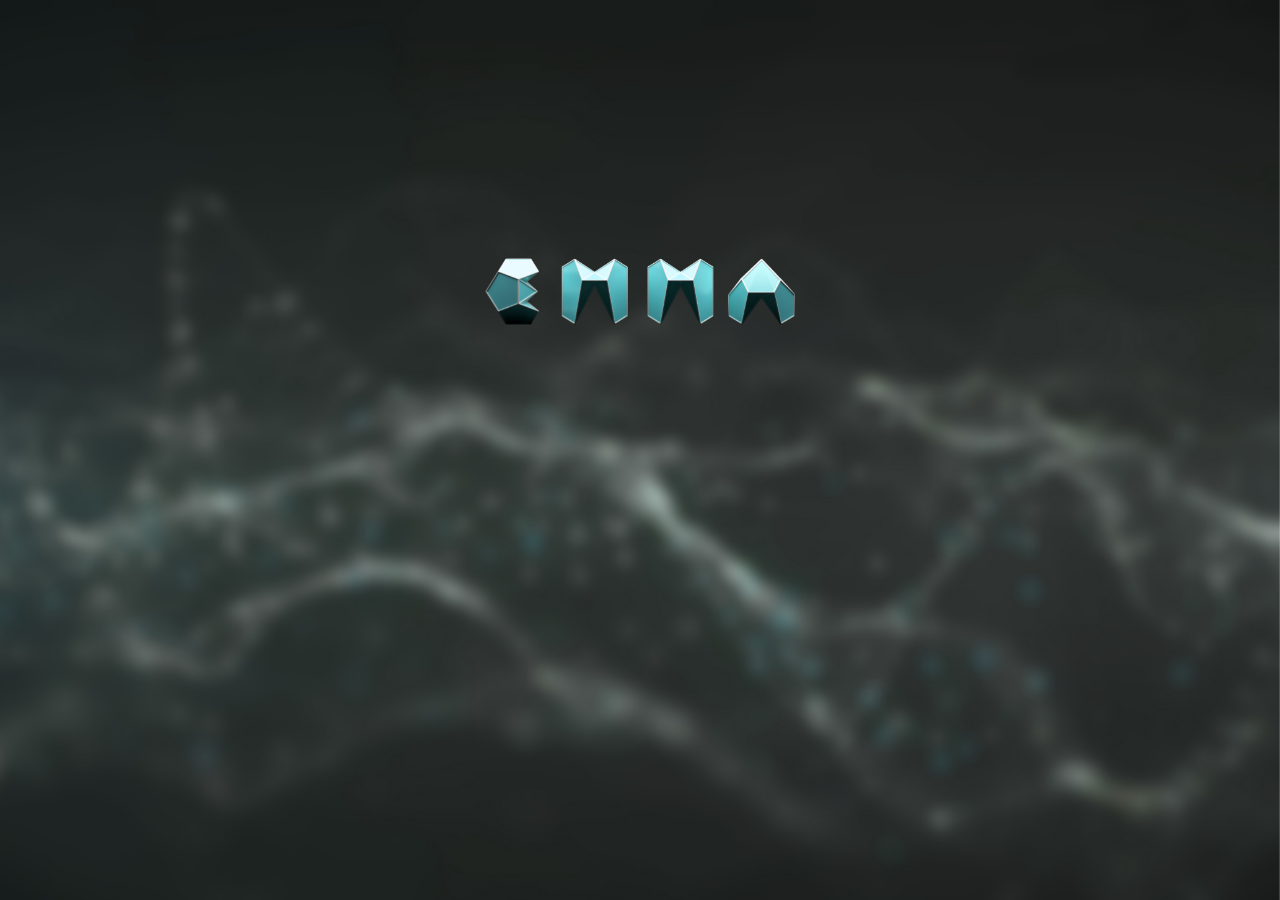
<file: reserva.html>
<!DOCTYPE html>
<html lang="en">
  <head>
    <!-- Required meta tags -->
    <meta charset="utf-8">
    <meta name="viewport" content="width=device-width, initial-scale=1, shrink-to-fit=no">

    <link rel="shortcut icon" type="image/png" href="assets/img/favicon.png"/>

    <title>EMMA</title>

    <!-- Bootstrap CSS -->
    <link rel="stylesheet" type="text/css" href="assets/css/bootstrap.min.css" >
    <!-- Fonts -->
    <link rel="stylesheet" type="text/css" href="assets/fonts/line-icons.css">
    <link href="https://cdn.lineicons.com/1.0.1/LineIcons.min.css" rel="stylesheet">
    <!-- Slicknav -->
    <link rel="stylesheet" type="text/css" href="assets/css/slicknav.css">
    <!-- Off Canvas Menu -->
    <link rel="stylesheet" type="text/css" href="assets/css/menu_sideslide.css">
    <!-- Color Switcher -->
    <link rel="stylesheet" type="text/css" href="assets/css/vegas.min.css">
    <!-- Animate -->
    <link rel="stylesheet" type="text/css" href="assets/css/animate.css">
    <!-- Main Style -->
    <link rel="stylesheet" type="text/css" href="assets/css/main.css">
    <!-- Responsive Style -->
    <link rel="stylesheet" type="text/css" href="assets/css/responsive.css">

  </head>
  <body>

    <div class="bg-wraper overlay has-vignette">
      <div id="example" class="slider opacity-50 vegas-container" style="height: 983px;"></div>
    </div>

    <section class="countdown-timer" style="top: 28%;bottom:2%;">
       <a href="/index.html"><img src="assets/img/logoemma.png" style="display:block; margin-left:auto; margin-right:auto; width:25%;"></a>

        <div id="artibot-1567479515413" style="display:block; margin-left:auto; margin-right:auto"></div><script type="text/javascript">!function(t,e){t.artibotApi={l:[],t:[],on:function(){this.l.push(arguments)},trigger:function(){this.t.push(arguments)}};var a=!1,i=e.createElement("script");i.async=!0,i.type="text/javascript",i.src="https://app.artibot.ai/loader.js",e.getElementsByTagName("head").item(0).appendChild(i),i.onreadystatechange=i.onload=function(){if(!(a||this.readyState&&"loaded"!=this.readyState&&"complete"!=this.readyState)){new window.ArtiBot({i:"28a615eb-d03c-47c0-a2a3-13021446a4b1",em:{id:'1567479515413',w:'400',h:'600',sh:false,tb:true}});a=!0}}}(window,document);</script>

    </section>

    <!-- Coundown Section Start
    <section class="countdown-timer">
      <img src="assets/img/logoemma.png" href="www.emma.uy" style="display:block; margin-left:auto; margin-right:auto; width:25%;">
      <div class="container">
        <div class="row text-center">
          <div class="col-md-12 col-sm-12 col-xs-12">
            <div class="heading-count">
              <h2>WE ARE LAUNCHING IN</h2>
            </div>
          </div>
          <div class="col-md-12 col-sm-12 col-xs-12">
            <div class="row time-countdown justify-content-center">
              <div id="clock" class="time-count"></div>
            </div>
            <p>
            EMMA<br>
            Descripción
            </p>
            <div class="button-group">
              <a href="#" class="btn btn-common">RESERVAR</a>
              <a href="#" class="btn btn-border">+ INFO</a>
            </div>
            <div class="social mt-4">
              <a class="instagram" href="https://www.instagram.com/_emma_uy"><i class="lni-instagram-original"></i></a>
              <a class="google" href="#"><i class="lni-google-plus"></i></a>
            </div>
          </div>
        </div>
      </div>
    </section> -->
    <!-- Coundown Section End -->

    <!-- Preloader -->
    <div id="preloader">
      <div class="loader" id="loader-1"></div>
    </div>
    <!-- End Preloader -->

    <!-- jQuery first, then Popper.js, then Bootstrap JS -->
    <script src="assets/js/jquery-min.js"></script>
    <script src="assets/js/popper.min.js"></script>
    <script src="assets/js/bootstrap.min.js"></script>
    <script src="assets/js/vegas.min.js"></script>
    <script src="assets/js/jquery.countdown.min.js"></script>
    <script src="assets/js/classie.js"></script>
    <script src="assets/js/jquery.nav.js"></script>
    <script src="assets/js/jquery.easing.min.js"></script> 
    <script src="assets/js/wow.js"></script>
    <script src="assets/js/jquery.slicknav.js"></script>
    <script src="assets/js/main.js"></script>
    <script src="assets/js/form-validator.min.js"></script>
    <script src="assets/js/contact-form-script.min.js"></script>

    <script type="text/javascript">
      $("#example").vegas({
          timer: false,
          delay: 6000,
          transitionDuration: 2000,
          transition: "blur",
          slides: [
              { src: "assets/img/neural2.jpg" },
              //{ src: "assets/img/bkg2.jpg" },
              //{ src: "assets/img/bkg3.jpg" }
          ]
      });
    </script>
      
  </body>
</html>
</file>
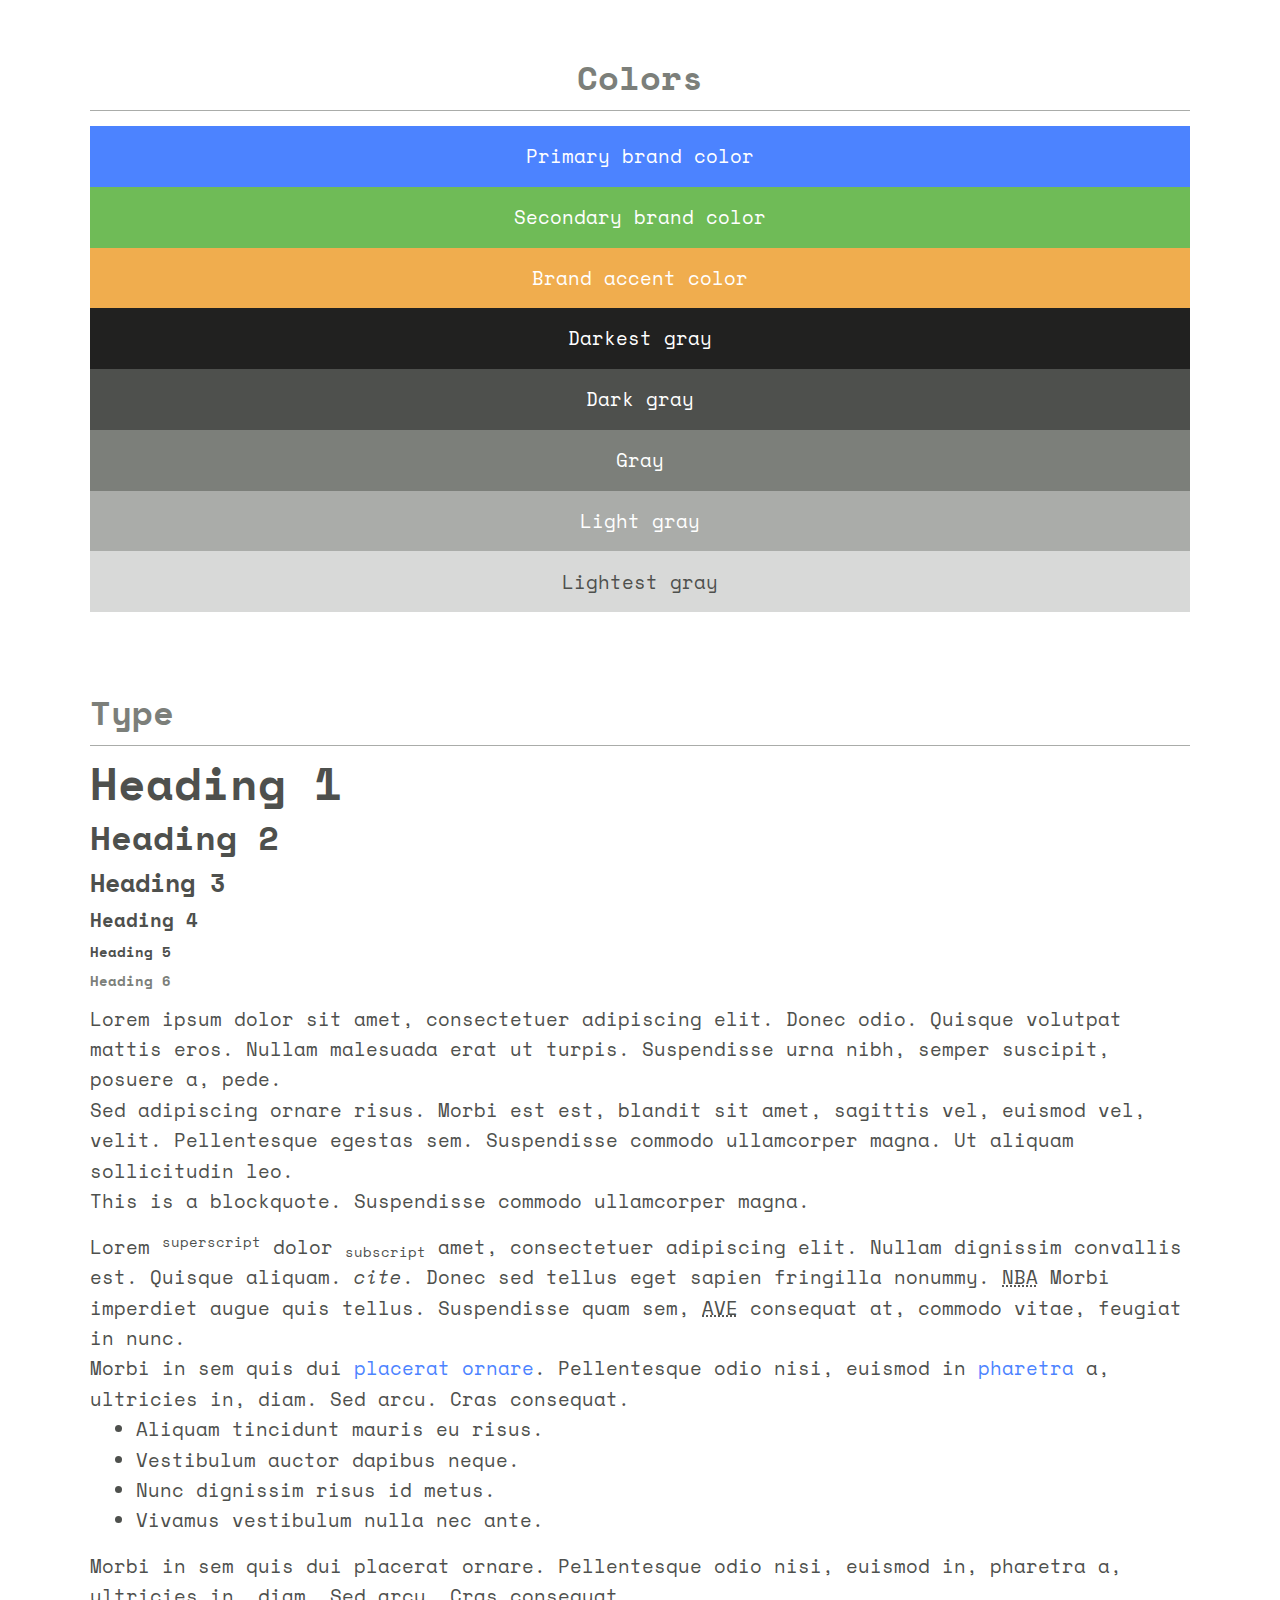
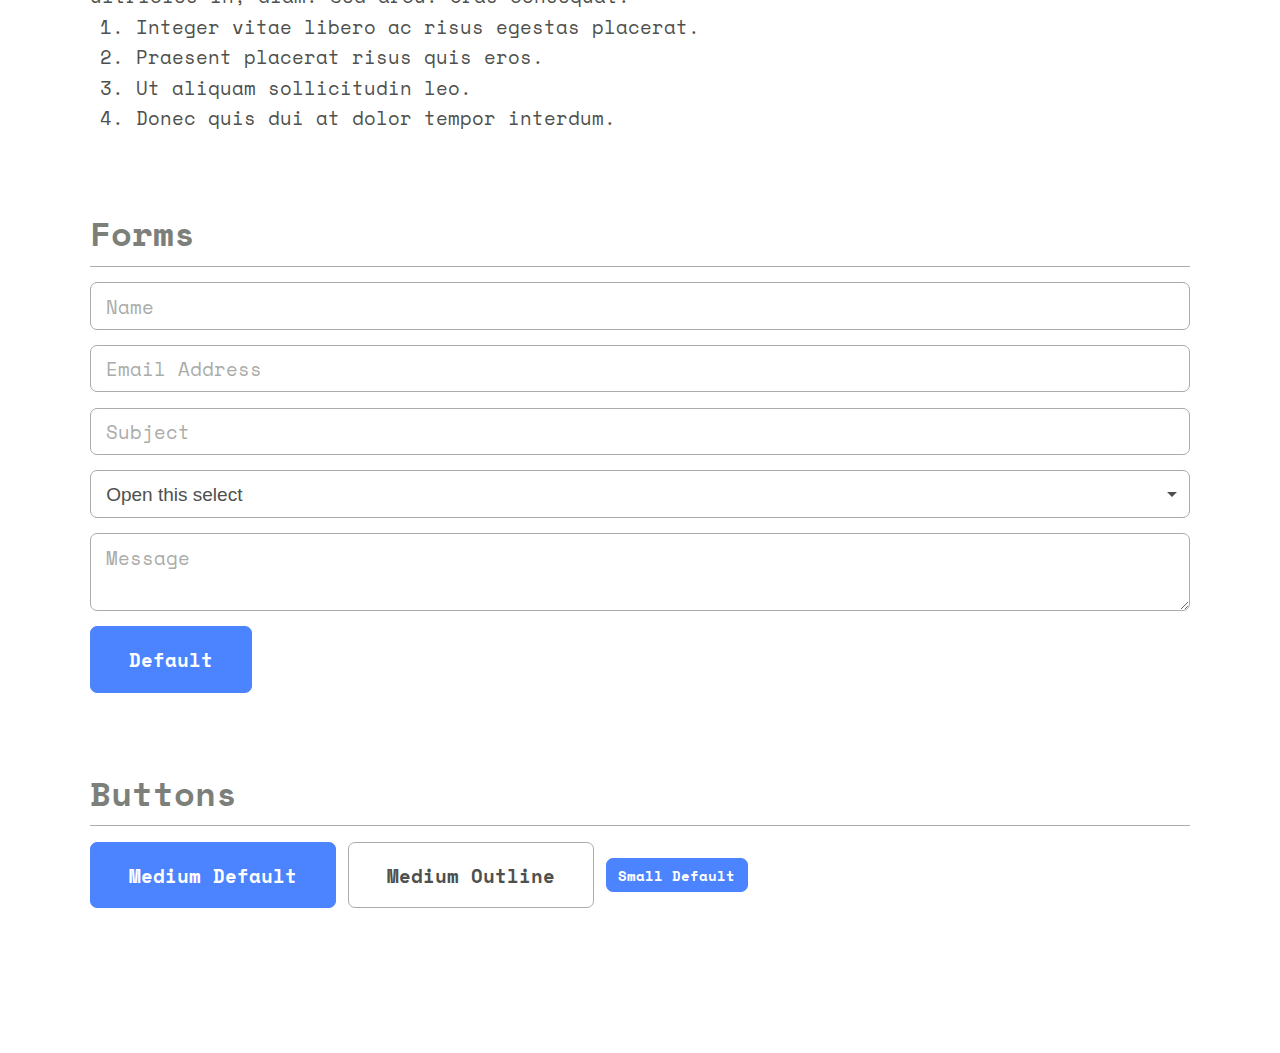
<file: ui.html>
<!doctype html>
<html lang="en-us">

    <head>

        <!-- Meta -->
        <meta charset="utf-8">
        <meta http-equiv="x-ua-compatible" content="ie=edge">
        <meta name="viewport" content="width=device-width,initial-scale=1">

        <title>Huddle</title>
        <meta name="description" content="">

        <!-- The compiled CSS file -->
        <link rel="stylesheet" href="css/production.css">

        <!-- Web fonts -->
        <link href="https://fonts.googleapis.com/css?family=Space+Mono:400,700" rel="stylesheet">

        <!-- favicon.ico. Place these in the root directory. -->
        <link rel="shortcut icon" href="favicon.ico">

    </head>

    <body>


        <div class="container pt3 pb3">

        <!-- Colors -->
        <section class="pb4 align--center">
            <h2 class="text--gray pb1 border--bottom">Colors</h2>
            <div class="pt1 pb1 text--white bg--primary-color">Primary brand color</div>
            <div class="pt1 pb1 text--white bg--secondary-color">Secondary brand color</div>
            <div class="pt1 pb1 text--white bg--tertiary-color">Brand accent color</div>
            <div class="pt1 pb1 text--white bg--darkest-gray">Darkest gray</div>
            <div class="pt1 pb1 text--white bg--dark-gray">Dark gray</div>
            <div class="pt1 pb1 text--white bg--gray">Gray</div>
            <div class="pt1 pb1 text--white bg--light-gray">Light gray</div>
            <div class="pt1 pb1 bg--lightest-gray">Lightest gray</div>
        </section>

        <!-- Type -->
        <section class="pb4 reading-font">
            <h2 class="text--gray pb1 border--bottom">Type</h2>
            <h1>Heading 1</h1>
            <h2>Heading 2</h2>
            <h3>Heading 3</h3>
            <h4>Heading 4</h4>
            <h5>Heading 5</h5>
            <h6>Heading 6</h6>
            <p>Lorem ipsum dolor sit amet, consectetuer adipiscing elit. Donec odio. Quisque volutpat mattis eros. Nullam malesuada erat ut turpis. Suspendisse urna nibh, semper suscipit, posuere a, pede.</p>
            <p class="font--accent">Sed adipiscing ornare risus. Morbi est est, blandit sit amet, sagittis vel, euismod vel, velit. Pellentesque egestas sem. Suspendisse commodo ullamcorper magna. Ut aliquam sollicitudin leo.</p>
            <blockquote class="blockquote">This is a blockquote. Suspendisse commodo ullamcorper magna.</blockquote>
            <p>Lorem <sup>superscript</sup> dolor <sub>subscript</sub> amet, consectetuer adipiscing elit. Nullam dignissim convallis est. Quisque aliquam. <cite>cite</cite>. Donec sed tellus eget sapien fringilla nonummy. <acronym title="National Basketball Association">NBA</acronym> Morbi imperdiet augue quis tellus. Suspendisse quam sem, <abbr title="Avenue">AVE</abbr> consequat at, commodo vitae, feugiat in nunc.</p>
            <p>Morbi in sem quis dui <a class="link" href="#">placerat ornare</a>. Pellentesque odio nisi, euismod in <a class="link" href="#">pharetra</a> a, ultricies in, diam. Sed arcu. Cras consequat.</p>
            <ul class="list--indented">
                <li>Aliquam tincidunt mauris eu risus.</li>
                <li>Vestibulum auctor dapibus neque.</li>
                <li>Nunc dignissim risus id metus.</li>
                <li>Vivamus vestibulum nulla nec ante.</li>
            </ul>
            <p>Morbi in sem quis dui placerat ornare. Pellentesque odio nisi, euismod in, pharetra a, ultricies in, diam. Sed arcu. Cras consequat.</p>
            <ol class="list--indented m0">
                <li>Integer vitae libero ac risus egestas placerat.</li>
                <li>Praesent placerat risus quis eros.</li>
                <li>Ut aliquam sollicitudin leo.</li>
                <li>Donec quis dui at dolor tempor interdum.</li>
            </ol>
        </section>

        <!-- Forms -->
        <section class="pb4">
            <h2 class="text--gray pb1 border--bottom">Forms</h2>
            <form class="form">
                <input class="form-control mb1" placeholder="Name">
                <input class="form-control mb1" type="email" placeholder="Email Address">
                <input class="form-control mb1" type="subject" placeholder="Subject">
                <div class="select mb1">
                    <select>
                        <option selected="selected">Open this select</option>
                        <option>One</option>
                        <option>Two</option>
                        <option>Three</option>
                    </select>
                </div>
                <textarea class="form-control mb1" placeholder="Message"></textarea>
                <button class="btn btn--default">Default</button>
            </form>
        </section>

        <!-- Buttons -->
        <section class="pb4">
            <h2 class="text--gray pb1 border--bottom">Buttons</h2>
            <a class="btn btn--default" href="">Medium Default</a>
            <a class="btn btn--outline" href="">Medium Outline</a>
            <a class="btn btn--default btn--sm" href="">Small Default</a>
        </section>

        </div> <!-- End container -->

    </body>
</html>
</file>
<file: assets/css/menu_sideslide.css>
.menu-wrap a {
	color: #b8b7ad;
}

.menu-wrap a:hover,
.menu-wrap a:focus{
	color: #e92762;
}
.menu-wrap .navbar-nav li .active,
.menu-wrap .navbar-nav li .active:before{
	color: #e92762; 
	-webkit-transform: scale(1);
	transform: scale(1);
}
.content-wrap {
	overflow-y: scroll;
	-webkit-overflow-scrolling: touch;
}

.content {
	position: relative;
	background: #b4bad2;
}

.content::before {
	position: absolute;
	top: 0;
	left: 0;
	z-index: 10;
	width: 100%;
	height: 100%;
	background: rgba(0,0,0,0.3);
	content: '';
	opacity: 0;
	-webkit-transform: translate3d(100%,0,0);
	transform: translate3d(100%,0,0);
	-webkit-transition: opacity 0.4s, -webkit-transform 0s 0.4s;
	transition: opacity 0.4s, transform 0s 0.4s;
	-webkit-transition-timing-function: cubic-bezier(0.7,0,0.3,1);
	transition-timing-function: cubic-bezier(0.7,0,0.3,1);
}

/* Menu Button */
.menu-button {
	position: absolute;
	z-index: 1000;
	width: 60px;
	height: 42px;
	border: none;
	font-size: 30px;
	color: #fff;
	background: transparent;
	top: 15px;
	right: 0;
	line-height: 42px;
	outline: none;
	text-align: center;
}
button:focus{
	outline: none;
}
/* Close Button */
.close-button {
	width: 45px;
	height: 45px;
	position: absolute;
	left: -45px;
	top: 4px;
	overflow: hidden;
	cursor: pointer;
	font-size: 25px;
	border: none;
	background: #fff;
	color: #000;
	line-height: 48px;
	box-shadow: -1px 2px 3px 0px rgba(0, 0, 0, 0.16), 0 0px 0px 0px rgba(0, 0, 0, 0.12);
}

.logo-menu{
	padding: 15px 0;
}
.menu-bg .logo-menu{
	padding: 6px 0;
}
.menu-bg .menu-button{
	top: 5px;
	color: #333;
}

/* Menu */
.menu-wrap {
	position: fixed;
	z-index: 9999999;
	width: 260px;
	right: 0;
	height: 100%;
	background: #fff;
	padding: 2.5em 1.5em 0;
	font-size: 1.15em;
	-webkit-transform: translate3d(320px,0,0);
	transform: translate3d(320px,0,0);
	-webkit-transition: -webkit-transform 0.4s;
	transition: transform 0.4s;
	-webkit-transition-timing-function: cubic-bezier(0.7,0,0.3,1);
	transition-timing-function: cubic-bezier(0.7,0,0.3,1);
	box-shadow: 0 2px 5px 0 rgba(0, 0, 0, 0.16), 0 2px 10px 0 rgba(0, 0, 0, 0.12);
}

.menu, 
.menu-list {
	height: 100%;
}

.menu-list {
	-webkit-transform: translate3d(0,100%,0);
	transform: translate3d(0,100%,0);
}

.menu-list a {
	color: #333;
	display: block;
	padding: 0.8em;
	-webkit-transform: translate3d(0,500px,0);
	transform: translate3d(0,500px,0);
	position: relative;
}
.menu-wrap a:hover:before{
	-webkit-transform: scale(1);
	transform: scale(1);
}
.menu-list,
.menu-list a {	
	-webkit-transition: -webkit-transform 0s 0.4s;
	transition: transform 0s 0.4s;
	-webkit-transition-timing-function: cubic-bezier(0.7,0,0.3,1);
	transition-timing-function: cubic-bezier(0.7,0,0.3,1);
}

.menu-list a:nth-child(2) {
	-webkit-transform: translate3d(0,1000px,0);
	transform: translate3d(0,1000px,0);
}

.menu-list a:nth-child(3) {
	-webkit-transform: translate3d(0,1500px,0);
	transform: translate3d(0,1500px,0);
}

.menu-list a:nth-child(4) {
	-webkit-transform: translate3d(0,2000px,0);
	transform: translate3d(0,2000px,0);
}

.menu-list a:nth-child(5) {
	-webkit-transform: translate3d(0,2500px,0);
	transform: translate3d(0,2500px,0);
}

.menu-list a:nth-child(6) {
	-webkit-transform: translate3d(0,3000px,0);
	transform: translate3d(0,3000px,0);
}

.menu-list a span {
	margin-left: 10px;
	font-weight: 700;
}

/* Shown menu */
.show-menu .menu-wrap {
	-webkit-transform: translate3d(0,0,0);
	transform: translate3d(0,0,0);
	-webkit-transition: -webkit-transform 0.8s;
	transition: transform 0.8s;
	-webkit-transition-timing-function: cubic-bezier(0.7,0,0.3,1);
	transition-timing-function: cubic-bezier(0.7,0,0.3,1);
}

.show-menu .menu-list,
.show-menu .menu-list a {
	-webkit-transform: translate3d(0,0,0);
	transform: translate3d(0,0,0);
	-webkit-transition: -webkit-transform 0.8s;
	transition: transform 0.8s;
	-webkit-transition-timing-function: cubic-bezier(0.7,0,0.3,1);
	transition-timing-function: cubic-bezier(0.7,0,0.3,1);
}

.show-menu .menu-list a {
	-webkit-transition-duration: 0.9s;
	transition-duration: 0.9s;
}

.show-menu .content::before {
	opacity: 1;
	-webkit-transition: opacity 0.8s;
	transition: opacity 0.8s;
	-webkit-transition-timing-function: cubic-bezier(0.7,0,0.3,1);
	transition-timing-function: cubic-bezier(0.7,0,0.3,1);
	-webkit-transform: translate3d(0,0,0);
	transform: translate3d(0,0,0);
}
</file>
<file: assets/css/main.css>
/* Google Fonts */
@import url("https://fonts.googleapis.com/css?family=Montserrat:500,700|Open+Sans");
html {
  overflow-x: hidden;
}

body {
  background: #fff;
  font-size: 14px;
  font-weight: 400;
  font-family: 'Open Sans', sans-serif;
  -webkit-box-sizing: border-box;
  -moz-box-sizing: border-box;
  box-sizing: border-box;
  -webkit-font-smoothing: subpixel-antialiased;
  color: #333;
  line-height: 25px;
  -webkit-backface-visibility: hidden;
  backface-visibility: hidden;
  overflow-x: hidden;
}

h1, h2, h3, h4 {
  font-size: 36px;
  font-weight: 700;
  font-family: 'Montserrat', sans-serif;
}

a {
  -webkit-transition: all 0.2s linear;
  -moz-transition: all 0.2s linear;
  -o-transition: all 0.2s linear;
  transition: all 0.2s linear;
}

a:hover {
  text-decoration: none;
}

a a:focus {
  outline: none;
}

p {
  font-weight: 400;
  font-family: 'Open Sans', sans-serif;
  margin: 0px;
  font-size: 14px;
}

ul, ol {
  list-style: outside none none;
  margin: 0;
  padding: 0;
}

ul li, ol li {
  list-style: none;
}

.hero-heading {
  font-size: 40px;
  font-weight: 700;
  color: #fff;
  text-transform: capitalize;
  line-height: 70px;
  letter-spacing: 0.1rem;
}

.hero-sub-heading {
  font-size: 20px;
  font-weight: 400;
  color: #e6e6e6;
  line-height: 45px;
  letter-spacing: 0.1rem;
}

.section-titile-bg {
  display: inline;
  font-size: 115px;
  font-weight: 700;
  height: 100%;
  left: -173px;
  opacity: 0.1;
  position: absolute;
  top: -14px;
  width: 100%;
  text-align: center;
}

.section-title-header p {
  text: center;
  font-weight: 400;
  line-height: 26px;
  padding-bottom: 36px;
}

.section-title {
  font-size: 36px;
  color: #333;
  line-height: 52px;
  padding-bottom: 15px;
  font-weight: 700;
  text-align: center;
  position: relative;
  margin: 0;
}

.section-title:before {
  position: absolute;
  content: '';
  height: 1px;
  width: 45px;
  left: 50%;
  bottom: 10px;
  -webkit-transform: translateX(-50%);
  transform: translateX(-50%);
  background-color: #E91E63;
}

.section-info {
  font-size: 14px;
  text: center;
  font-weight: 400;
  line-height: 26px;
  padding-bottom: 20px;
  margin-bottom: 30px;
}

.subtitle {
  font-size: 15px;
  font-weight: 500;
  margin-bottom: 15px;
}

.btn {
  font-size: 14px;
  padding: 12px 20px;
  border-radius: 0px;
  cursor: pointer;
  font-weight: 400;
  color: #fff;
  text-transform: uppercase;
  -webkit-transition: all 0.2s linear;
  -moz-transition: all 0.2s linear;
  -o-transition: all 0.2s linear;
  transition: all 0.2s linear;
  display: inline-block;
}

.btn:focus,
.btn:active {
  box-shadow: none;
  outline: none;
  color: #fff;
}

.btn-common {
  background-color: #E91E63;
  position: relative;
  z-index: 1;
  border-radius: 4px;
}

.btn-common:hover {
  color: #fff;
  box-shadow: 0 6px 22px rgba(0, 0, 0, 0.1);
  transition: all .2s ease-in-out;
  -moz-transition: all .2s ease-in-out;
  -webkit-transition: all .2s ease-in-out;
}

.btn-border {
  color: #fff;
  background-color: transparent;
  border: 2px solid #fff;
  border-radius: 4px;
  padding: 10px 20px;
}

.btn-border:hover {
  color: #fff;
  background-color: rgba(255, 255, 255, 0.2);
}

.btn-lg {
  padding: 14px 33px;
  text-transform: uppercase;
  font-size: 16px;
}

button:focus {
  outline: none !important;
}

.close-button {
  color: #E91E63;
}

/* ScrollToTop */
a.back-to-top {
  display: none;
  position: fixed;
  bottom: 18px;
  right: 15px;
  text-decoration: none;
}

a.back-to-top i {
  display: block;
  font-size: 22px;
  width: 40px;
  height: 40px;
  line-height: 40px;
  color: #fff;
  background: #E91E63;
  border-radius: 2px;
  text-align: center;
  transition: all 0.2s ease-in-out;
  -moz-transition: all 0.2s ease-in-out;
  -webkit-transition: all 0.2s ease-in-out;
  -o-transition: all 0.2s ease-in-out;
  box-shadow: 0 0 4px rgba(0, 0, 0, 0.14), 0 4px 8px rgba(0, 0, 0, 0.28);
}

a.back-to-top:hover, a.back-to-top:focus {
  text-decoration: none;
}

/* Preloader */
#preloader {
  position: fixed;
  top: 0;
  left: 0;
  right: 0;
  bottom: 0;
  background-color: #fff;
  z-index: 9999999;
}

.loader {
  top: 50%;
  width: 50px;
  height: 50px;
  border-radius: 100%;
  position: relative;
  margin: 0 auto;
}

#loader-1:before, #loader-1:after {
  content: "";
  position: absolute;
  top: -10px;
  left: -10px;
  width: 100%;
  height: 100%;
  border-radius: 100%;
  border: 7px solid transparent;
  border-top-color: #E91E63;
}

#loader-1:before {
  z-index: 100;
  animation: spin 2s infinite;
}

#loader-1:after {
  border: 7px solid #fafafa;
}

@keyframes spin {
  0% {
    -webkit-transform: rotate(0deg);
    -ms-transform: rotate(0deg);
    -o-transform: rotate(0deg);
    transform: rotate(0deg);
  }
  100% {
    -webkit-transform: rotate(360deg);
    -ms-transform: rotate(360deg);
    -o-transform: rotate(360deg);
    transform: rotate(360deg);
  }
}

.section-padding {
  padding: 60px 0;
}

@-webkit-keyframes fadeIn {
  from {
    opacity: 0;
  }
  to {
    opacity: 1;
  }
}

@keyframes fadeIn {
  from {
    opacity: 0;
  }
  to {
    opacity: 1;
  }
}

.fadeIn {
  -webkit-animation-name: fadeIn;
  animation-name: fadeIn;
}

.navbar-brand {
  position: relative;
  padding: 0px;
}

.top-nav-collapse {
  background: #fff;
  z-index: 999999;
  top: 0px !important;
  min-height: 58px;
  box-shadow: 0px 3px 6px 3px rgba(0, 0, 0, 0.06);
  -webkit-animation-duration: 1s;
  animation-duration: 1s;
  -webkit-animation-fill-mode: both;
  animation-fill-mode: both;
  -webkit-animation-name: fadeInDown;
  animation-name: fadeInDown;
  background: #fff !important;
}

.top-nav-collapse .navbar-brand {
  top: 0px;
}

.top-nav-collapse .navbar-brand img {
  width: 65%;
}

.top-nav-collapse .navbar-nav .nav-link {
  color: #333 !important;
  margin-top: 0px !important;
  margin-bottom: 0px !important;
}

.top-nav-collapse .navbar-nav .nav-link:hover {
  cursor: pointer;
  color: #E91E63 !important;
}

.top-nav-collapse .navbar-nav li.active a.nav-link {
  color: #E91E63 !important;
}

.indigo {
  background: #fff;
}

.menu-bg {
  background: transparent;
}

.navbar-expand-lg .navbar-nav .nav-link i {
  font-size: 28px;
  color: #E91E63;
  vertical-align: middle;
  -webkit-transition: all 0.3s ease-in-out;
  -moz-transition: all 0.3s ease-in-out;
  transition: all 0.3s ease-in-out;
}

.navbar-expand-lg .navbar-nav .nav-link i:hover {
  color: #E91E63;
}

.navbar-expand-lg .navbar-nav .nav-link {
  color: #333;
  font-weight: 700;
  padding: 0 17px;
  margin-top: 15px;
  margin-bottom: 15px;
  line-height: 40px;
  text-transform: uppercase;
  cursor: pointer;
  background: transparent;
  -webkit-transition: all 0.3s ease-in-out;
  -moz-transition: all 0.3s ease-in-out;
  transition: all 0.3s ease-in-out;
}

.navbar-expand-lg .navbar-nav li a:hover,
.navbar-expand-lg .navbar-nav li .active > a,
.navbar-expand-lg .navbar-nav li a:focus {
  color: #E91E63;
  outline: none;
}

.navbar {
  padding: 0;
}

.navbar li.active a.nav-link {
  color: #E91E63;
}

.dropdown-toggle::after {
  display: none;
}

.dropdown-menu {
  margin: 0;
  padding: 0;
  display: none;
  position: absolute;
  z-index: 99;
  min-width: 210px;
  background-color: #fff;
  white-space: nowrap;
  border-radius: 4px;
  -webkit-box-shadow: 0 6px 12px rgba(0, 0, 0, 0.175);
  box-shadow: 0 6px 12px rgba(0, 0, 0, 0.175);
  animation: fadeIn 0.4s;
  -webkit-animation: fadeIn 0.4s;
  -moz-animation: fadeIn 0.4s;
  -o-animation: fadeIn 0.4s;
  -ms-animation: fadeIn 0.4s;
}

.dropdown-menu:before {
  content: "";
  display: inline-block;
  position: absolute;
  bottom: 100%;
  left: 20%;
  margin-left: -5px;
  border-right: 10px solid transparent;
  border-left: 10px solid transparent;
  border-bottom: 10px solid #fff;
}

.dropdown:hover .dropdown-menu {
  display: block;
  position: absolute;
  text-align: left;
  top: 100%;
  border: none;
  animation: fadeIn 0.4s;
  -webkit-animation: fadeIn 0.4s;
  -moz-animation: fadeIn 0.4s;
  -o-animation: fadeIn 0.4s;
  -ms-animation: fadeIn 0.4s;
}

.dropdown .dropdown-menu .dropdown-item {
  width: 100%;
  padding: 12px 20px;
  font-size: 14px;
  color: #333;
  border-bottom: 1px solid #f1f1f1;
  text-decoration: none;
  display: inline-block;
  float: left;
  clear: both;
  position: relative;
  outline: 0;
  transition: all 0.3s ease-in-out;
  -webkit-transition: all 0.3s ease-in-out;
  -moz-transition: all 0.3s ease-in-out;
  -o-transition: all 0.3s ease-in-out;
  -ms-transition: all 0.3s ease-in-out;
}

.dropdown .dropdown-menu .dropdown-item:last-child {
  border-bottom: none;
  border-bottom-left-radius: 4px;
  border-bottom-right-radius: 4px;
}

.dropdown .dropdown-menu .dropdown-item:first-child {
  border-top-left-radius: 4px;
  border-top-right-radius: 4px;
}

.dropdown .dropdown-item:focus,
.dropdown .dropdown-item:hover,
.dropdown .dropdown-item.active {
  color: #E91E63;
}

.dropdown-item.active, .dropdown-item:active {
  background: transparent;
}

.fadeInUpMenu {
  -webkit-animation-name: fadeInUpMenu;
  animation-name: fadeInUpMenu;
}

.slicknav_btn {
  border-color: #E91E63;
}

.slicknav_menu .slicknav_icon-bar {
  background: #E91E63;
}

/* only small tablets */
@media (min-width: 768px) and (max-width: 991px) {
  #nav-main li a.nav-link {
    padding-top: 18px;
  }
}

.navbar-toggler {
  display: none;
}

.mobile-menu {
  display: none;
}

.slicknav_menu {
  display: none;
}

@media screen and (max-width: 768px) {
  .navbar-header {
    width: 100%;
  }
  .navbar-brand {
    position: absolute;
    padding: 15px 15px;
    top: 0;
  }
  .navbar-brand img {
    width: 75%;
  }
  #mobile-menu {
    display: none;
  }
  .slicknav_menu {
    display: block;
  }
  .slicknav_nav .active a {
    background: #E91E63;
    color: #fff;
  }
  .slicknav_nav a:hover,
  .slicknav_nav a:focus,
  .slicknav_nav .active {
    color: #E91E63;
    outline: none;
    background: #f8f9fa;
  }
}

/* ==========================================================================
3. Hero Area
========================================================================== */
.intro {
  background: url(../img/hero-area.jpg) no-repeat;
  background-size: cover;
  color: #fff;
  padding: 150px 0;
  overflow: hidden;
  position: relative;
}

.intro .overlay {
  position: absolute;
  width: 100%;
  height: 100%;
  top: 0px;
  left: 0px;
  background: #0c0808;
  opacity: 0.4;
}

.intro .heading-count h2 {
  font-size: 80px;
  margin-bottom: 10px;
  text-shadow: 0 2px 2px rgba(0, 0, 0, 0.5);
}

.intro .target-scroll {
  margin-top: 40px;
  display: inline-block;
}

.intro .target-scroll i {
  color: #fff;
  font-size: 40px;
  -webkit-transition: all 0.2s linear;
  -moz-transition: all 0.2s linear;
  -o-transition: all 0.2s linear;
  transition: all 0.2s linear;
}

.intro .target-scroll i:hover {
  color: #ddd;
}

.intro .btn {
  margin: 10px;
}

/* Sponsors Area */
#sponsors {
  background: #f2f2f2;
}

#sponsors .spnsors-logo {
  display: inline-block;
  border: 1px solid #E8E8E8;
  box-shadow: 0 0 20px rgba(0, 0, 0, 0.2);
  -webkit-transition: all 300ms ease-in-out;
  transition: all 300ms ease-in-out;
}

/* ==========================================================================
   Countdown Style Start
   ========================================================================== */
.bg-wraper {
  position: fixed;
  top: 0;
  height: 100%;
  min-height: 700px;
  width: 100%;
}

.countdown-timer {
  color: #fff;
  position: absolute;
  margin: 0 auto;
  top: 28%;
  text-align: center;
  width: 100%;
}

.countdown-timer .heading-count {
  padding: 10px 68px;
  text-align: center;
}

.countdown-timer .heading-count h2 {
  font-size: 42px;
  color: #fff;
  line-height: 30px;
  margin-bottom: 15px;
}

.countdown-timer p {
  font-size: 14px;
  color: #fff;
  line-height: 22px;
}

.countdown-timer .button-group {
  margin-top: 30px;
}

.countdown-timer .btn {
  margin: 10px;
}

.time-count div {
  text-align: center;
}

.time-entry {
  display: inline-block;
  margin: 15px;
  padding: 20px;
  border-radius: 0px;
  text-align: center;
  font-weight: 400;
  color: #fff;
  font-size: 15px;
  line-height: 22px;
}

.time-entry span {
  font-size: 45px;
  font-family: 'Montserrat', sans-serif;
  line-height: 45px;
  font-weight: 700;
  display: block;
  color: #fff;
  margin-bottom: 10px;
}

.time-entry:first-child {
  border-left: none;
}

.countdown {
  width: 100%;
  margin: 25px auto;
  display: inline-block;
}

.countdown .time-count {
  padding: 0;
  position: relative;
  display: inline-block;
  text-align: center;
}

.countdown .time-count .time-entry {
  position: relative;
  display: inline-block;
  width: 130px;
  height: 115px;
  border-radius: 4px;
  font-size: 14px;
  text-align: center;
  background: rgba(255, 255, 255, 0.25);
  border: 1px solid rgba(255, 255, 255, 0.5);
  box-shadow: 0 5px 50px -10px #000;
}

.countdown .time-count .time-entry span {
  font-size: 45px;
  font-weight: 700;
  color: #fff;
  font-family: 'Montserrat', sans-serif;
  display: block;
  width: 100%;
}

.line-right {
  margin: 30px 0;
}

.line-right .time-count {
  position: relative;
  display: inline-block;
  text-align: center;
}

.line-right .time-count .time-entry {
  position: relative;
  display: inline-block;
  width: 130px;
  height: 115px;
  border-radius: 4px;
  font-size: 14px;
  text-align: center;
  background: #E91E63;
  box-shadow: 0 5px 50px -10px #fff;
}

.line-right .time-count .time-entry span {
  font-size: 45px;
  font-weight: 700;
  font-family: 'Montserrat', sans-serif;
  color: #fff;
  display: block;
  width: 100%;
}

.subscribe-form h4 {
  font-size: 18px;
  margin-bottom: 30px;
  font-weight: 500;
}

.subscribe-form .form-inline {
  position: relative;
}

.subscribe-form .form-inline .btn {
  position: absolute;
  right: 0;
  top: 0;
  text-transform: uppercase;
  font-size: 16px;
  border: 0;
  margin: 0;
  width: 200px;
  height: 55px;
  border-top-left-radius: 0;
  border-bottom-left-radius: 0;
}

.subscribe-form .form-control {
  -webkit-box-shadow: none;
  -moz-box-shadow: none;
  box-shadow: none;
  outline: 0;
  height: 55px;
  padding: 15px 25px;
  border-width: 1px;
  border-color: #fff;
  border-style: solid;
  -webkit-border-radius: 5px;
  -moz-border-radius: 5px;
  border-radius: 5px;
  width: 100%;
  color: #fff;
}

.social a {
  display: inline-block;
  color: #fff;
  margin-right: 5px;
  width: 35px;
  line-height: 35px;
  font-size: 20px;
  text-align: center;
  transition: all 0.3s ease-in-out 0s;
  -moz-transition: all 0.3s ease-in-out 0s;
  -webkit-transition: all 0.3s ease-in-out 0s;
  -o-transition: all 0.3s ease-in-out 0s;
}

.social .facebook:hover {
  color: #3B5998;
}

.social .twitter:hover {
  color: #00aced;
}

.social .instagram:hover {
  color: #fb3958;
}

.social .foursqare:hover {
  color: #25a0ca;
}

.social .google:hover {
  color: #d34836;
}

/* Services Item */
#services .icon {
  margin-bottom: 10px;
}

#services .icon i {
  width: 50px;
  height: 50px;
  display: inline-block;
  line-height: 50px;
  font-size: 20px;
  text-align: center;
  background: #E91E63;
  border: 1px solid #E91E63;
  color: #fff;
  border-radius: 50%;
  -webkit-transform: scale(1);
  -moz-transform: scale(1);
  -ms-transform: scale(1);
  -o-transform: scale(1);
  transform: scale(1);
  transition: all 0.3s ease-in-out 0s;
  -moz-transition: all 0.3s ease-in-out 0s;
  -webkit-transition: all 0.3s ease-in-out 0s;
  -o-transition: all 0.3s ease-in-out 0s;
}

#services .services-item {
  text-align: center;
  padding: 30px 0;
}

#services .services-item h3 {
  margin-bottom: 10px;
}

#services .services-item h3 a {
  color: #343434;
  font-weight: 700;
  font-size: 20px;
  text-align: center;
}

#services .services-item h3 a:hover {
  color: #E91E63;
}

.services-item:hover .icon i {
  background: transparent;
  -webkit-transform: scale(1.1);
  -moz-transform: scale(1.1);
  -ms-transform: scale(1.1);
  -o-transform: scale(1.1);
  transform: scale(1.1);
}

/* Team Item */
#team {
  background: #f2f2f2;
}

.team-item:hover {
  box-shadow: 0 25px 35px -12px rgba(0, 0, 0, 0.35);
}

.team-item {
  margin: 15px 0;
  border-radius: 4px;
  box-shadow: 0 25px 35px -20px rgba(0, 0, 0, 0.35);
  transition: all 0.3s ease-in-out 0s;
  -moz-transition: all 0.3s ease-in-out 0s;
  -webkit-transition: all 0.3s ease-in-out 0s;
  -o-transition: all 0.3s ease-in-out 0s;
}

.team-item .team-img {
  position: relative;
  cursor: pointer;
  overflow: hidden;
  border-radius: 4px;
}

.team-item .team-overlay {
  height: 100%;
  position: absolute;
  top: 0;
  background: rgba(0, 0, 0, 0.85);
  opacity: 0;
  width: 100%;
  border-radius: 8px;
  transition: all 0.3s ease-in-out 0s;
  -moz-transition: all 0.3s ease-in-out 0s;
  -webkit-transition: all 0.3s ease-in-out 0s;
  -o-transition: all 0.3s ease-in-out 0s;
}

.team-item .overlay-social-icon {
  color: #fff;
  top: 45%;
  position: absolute;
  display: table-cell;
  margin: 0 auto;
  width: 100%;
}

.team-item .overlay-social-icon .social-icons {
  padding-left: 0;
  -webkit-transform: translateY(-30px);
  -moz-transform: translateY(-30px);
  transform: translateY(-30px);
  transition: all 0.3s ease-in-out 0s;
  -moz-transition: all 0.3s ease-in-out 0s;
  -webkit-transition: all 0.3s ease-in-out 0s;
  -o-transition: all 0.3s ease-in-out 0s;
}

.team-item .overlay-social-icon .social-icons li {
  display: inline-block;
  margin: 0 4px;
}

.team-item .overlay-social-icon .social-icons li a {
  letter-spacing: 0px;
  outline: 0 !important;
}

.team-item .overlay-social-icon .social-icons li a i {
  font-size: 20px;
  color: #fff;
  width: 36px;
  height: 36px;
  background: #e92763;
  display: block;
  border-radius: 4px;
  line-height: 36px;
  transition: all 0.3s ease-in-out 0s;
  -moz-transition: all 0.3s ease-in-out 0s;
  -webkit-transition: all 0.3s ease-in-out 0s;
  -o-transition: all 0.3s ease-in-out 0s;
}

.team-item .overlay-social-icon .social-icons li a:hover .lni-facebook-filled {
  background: #3B5998;
}

.team-item .overlay-social-icon .social-icons li a:hover .lni-twitter-filled {
  background: #00aced;
}

.team-item .overlay-social-icon .social-icons li a:hover .lni-instagram-filled {
  background: #fb3958;
}

.team-item .info-text {
  padding: 15px 20px;
  background: #fff;
}

.team-item .info-text h3 {
  font-size: 16px;
  text-transform: uppercase;
  font-weight: 700;
  margin-bottom: 5px;
}

.team-item .info-text h3 a {
  color: #333;
}

.team-item .info-text h3 a:hover {
  color: #E91E63;
}

.team-item .info-text p {
  margin: 0;
  color: #888;
}

.team-item:hover .team-overlay {
  opacity: 1;
}

.team-item:hover .social-icons {
  -webkit-transform: translateY(0px);
  -moz-transform: translateY(0px);
  transform: translateY(0px);
}

/* Conact Home Page Section */
#conatiner-map {
  width: 100%;
  height: 530px;
}

.contact-right {
  padding-left: 5%;
}

.contact-right .contact-box {
  margin-bottom: 40px;
}

.contact-right .contact-box h4 {
  clear: both;
  color: #333;
  font-weight: 700;
  font-size: 18px;
  line-height: 22px;
  margin-bottom: 10px;
}

.contact-right .contact-box p {
  font-size: 15px;
  color: #888;
}

.contact-right .contact-box p a {
  color: #888;
}

.contact-right .contact-box p a:hover {
  color: #E91E63;
}

/* Subscribe Form */
.subscribe-inner {
  padding: 80px 0;
  box-shadow: 1px 3px 20px rgba(0, 0, 0, 0.2);
  text-align: center;
}

.subscribe-inner .subscribe-title {
  font-size: 36px;
  margin-bottom: 30px;
}

.subscribe-inner p {
  color: #888;
  margin-bottom: 30px;
}

.subscribe-inner .form-control {
  position: relative;
  background: #fff;
  border: 1px solid #f1f1f1;
  border-radius: 4px;
  box-shadow: none;
  color: #888999;
  height: 43px;
  padding: 0 52px;
  margin: 0;
  width: 67%;
  margin: 0 20px;
}

.subscribe-inner .form-control:focus {
  color: #333;
  background-color: #fff;
  border-color: #E91E63;
  outline: 0;
}

.subscribe-inner .form-inline {
  position: relative;
  margin-bottom: 30px;
  margin: 0 auto;
  width: 75%;
}

.subscribe-inner .icon-s {
  position: absolute;
  top: 13px;
  left: 36px;
}

.subscribe-inner .icon-s i {
  font-size: 20px;
}

/* Contact Forme */
#google-map-area {
  position: relative;
}

#google-map-area .container-fluid {
  padding-left: 0;
  padding-right: 0;
}

.text-danger {
  margin-top: 20px;
  font-size: 18px;
}

.heading {
  margin-bottom: 30px;
}

.form-control {
  display: block;
  width: 100%;
  line-height: 26px;
  margin-bottom: 30px;
  font-size: 14px;
  box-shadow: none;
  color: #333;
  background: #fafafa;
  border: 1px solid #ddd;
  padding: 12px 18px;
  border-radius: 0px;
  font-weight: 400;
  transition: all 500ms ease;
  -webkit-transition: all 500ms ease;
  -ms-transition: all 500ms ease;
  -o-transition: all 500ms ease;
}

.form-control:focus {
  border-color: #E91E63;
  outline: 0;
}

.pagination .page-item .page-link {
  margin: 3px;
  padding: 15px 20px;
  color: #E91E63;
  background: #fff;
}

.pagination .page-item .page-link:hover {
  background: #E91E63;
  color: #fff;
}

/* Footer Area Start */
.footer-area {
  background: #252525;
}

.footer-area .social-icon li {
  display: inline-block;
}

.footer-area .social-icon li a {
  color: #000;
  background: #fff;
  width: 35px;
  height: 35px;
  line-height: 40px;
  display: block;
  text-align: center;
  border-radius: 100%;
  font-size: 16px;
  margin: 15px 6px 12px 6px;
  transition: all 0.3s ease-in-out 0s;
  -moz-transition: all 0.3s ease-in-out 0s;
  -webkit-transition: all 0.3s ease-in-out 0s;
  -o-transition: all 0.3s ease-in-out 0s;
}

.footer-area .social-icon li a:hover {
  color: #fff;
}

.footer-area .social-icon li .facebook:hover {
  background: #3B5998;
}

.footer-area .social-icon li .twitter:hover {
  background: #00aced;
}

.footer-area .social-icon li .instagram:hover {
  background: #fb3958;
}

.footer-area .social-icon li .foursqare:hover {
  background: #25a0ca;
}

.footer-area .social-icon li .google:hover {
  background: #d34836;
}

.footer-area .social-icon li .spotify:hover {
  background: #1db954;
}

.footer-area .footer-text p {
  font-size: 14px;
  margin-top: 20px;
  color: #fff;
}

.footer-area .footer-text p a {
  color: #E91E63;
}

.footer-area .footer-text .nav-inline .nav-link {
  padding: 11px 7px;
  color: #888;
}

.footer-area .footer-text .nav-inline .nav-link:hover {
  color: #E91E63;
}

.footer-2 {
  background: #252525;
}

.footer-2 img {
  margin-top: -8px;
}

.footer-2 h3 {
  font-size: 20px;
  color: #fff;
  font-weight: 700;
  padding-bottom: 10px;
  letter-spacing: 0.5px;
}

.footer-2 p {
  font-size: 14px;
  color: #fff;
  line-height: 20px;
  margin: 0;
  padding-right: 50px;
}

.footer-2 ul li a {
  color: #fff;
  font-size: 13px;
  font-weight: 400;
}

.footer-2 ul li a:hover {
  color: #E91E63;
}

#copyright {
  background: #333;
}

#copyright p {
  line-height: 42px;
  color: #fff;
  margin: 0;
}

#copyright p a {
  color: #fff;
}

#copyright p a:hover {
  color: #E91E63;
}
</file>
<file: assets/css/responsive.css>
/* only small desktops */
@media (min-width: 992px) and (max-width: 1199px) {
  .countdown-timer .heading-count h2 {
    font-size: 36px;
  }
  #hero-area .contents .head-title {
    font-size: 40px;
  }
  .line-right .time-count .time-entry {
    width: 100px;
    height: 100px;
  }
  .line-right .time-count .time-entry span {
    font-size: 40px;
  }
  .countdown-timer {
    padding: 260px 0;
  }
}

/* tablets */
@media (max-width: 991px) {
  .section-title {
    position: relative;
    margin-bottom: 10px;
  }
}

/* only small tablets */
@media (min-width: 768px) and (max-width: 991px) {
  .section-title {
    font-size: 26px;
  }
  .intro .heading-count h2 {
    font-size: 30px;
  }
  .countdown-timer .heading-count h2 {
    font-size: 30px;
  }
  .countdown-timer .heading-count h2 {
    font-size: 25px;
  }
  .time-countdown .time-entry {
    width: 100px;
    height: 100px;
  }
  .time-countdown .time-entry span {
    font-size: 30px;
  }
}

/* mobile or only mobile */
@media (max-width: 767px) {
  .section-title {
    font-size: 26px;
    line-height: 36px;
  }
  .section-sub {
    font-size: 16px;
  }
  .intro .heading-count h2 {
    font-size: 26px;
  }
  .time-countdown .time-entry {
    width: 100px;
    height: 100px;
  }
  .time-countdown .time-entry span {
    font-size: 30px;
  }
  .time-countdown {
    margin-bottom: 30px;
  }
  .countdown-timer .heading-count {
    padding: 10px;
  }
  .countdown-timer .heading-count h2 {
    font-size: 26px;
  }
  .countdown-timer .heading-count h4 {
    font-size: 12px;
  }
  .subscribe-form .form-inline .btn {
    width: 125px;
  }
}

@media (min-width: 320px) and (max-width: 480px) {
  .time-countdown .time-entry {
    width: 100px;
    height: 100px;
  }
  .time-countdown .time-entry span {
    font-size: 30px;
  }
  .subscribe-form .form-inline .btn {
    width: 125px;
  }
  .btn {
    padding: 8px 10px;
    font-size: 12px;
  }
}
</file>
<file: assets/fonts/line-icons.css>
@font-face {
  font-family: 'LineIcons';
  src:  url('../fonts/LineIcons.eot?tc3uo0');
  src:  url('../fonts/LineIcons.eot?tc3uo0#iefix') format('embedded-opentype'),
    url('../fonts/LineIcons.ttf?tc3uo0') format('truetype'),
    url('../fonts/LineIcons.woff?tc3uo0') format('woff'),
    url('../fonts/LineIcons.svg?tc3uo0#LineIcons') format('svg');
  font-weight: normal;
  font-style: normal;
}

[class^="lni-"], [class*=" lni-"] {
  /* use !important to prevent issues with browser extensions that change fonts */
  font-family: 'LineIcons' !important;
  speak: none;
  font-style: normal;
  font-weight: normal;
  font-variant: normal;
  text-transform: none;
  line-height: 1;

  /* Better Font Rendering =========== */
  -webkit-font-smoothing: antialiased;
  -moz-osx-font-smoothing: grayscale;
}

.lni-image:before {
  content: "\e991";
}
.lni-linkedin-filled:before {
  content: "\e9ac";
}
.lni-add-files:before {
  content: "\e900";
}
.lni-agenda:before {
  content: "\e901";
}
.lni-alarm-clock:before {
  content: "\e902";
}
.lni-alarm:before {
  content: "\e903";
}
.lni-amazon:before {
  content: "\e904";
}
.lni-amex:before {
  content: "\e905";
}
.lni-anchor:before {
  content: "\e906";
}
.lni-android:before {
  content: "\e907";
}
.lni-angle-double-down:before {
  content: "\e908";
}
.lni-angle-double-left:before {
  content: "\e909";
}
.lni-angle-double-right:before {
  content: "\e90a";
}
.lni-angle-double-up:before {
  content: "\e90b";
}
.lni-apartment:before {
  content: "\e90c";
}
.lni-apple:before {
  content: "\e90d";
}
.lni-archive:before {
  content: "\e90e";
}
.lni-arrow-down-circle:before {
  content: "\e90f";
}
.lni-arrow-down:before {
  content: "\e910";
}
.lni-arrow-left-circle:before {
  content: "\e911";
}
.lni-arrow-left:before {
  content: "\e912";
}
.lni-arrow-right-circle:before {
  content: "\e913";
}
.lni-arrow-right:before {
  content: "\e914";
}
.lni-arrow-top-left:before {
  content: "\e915";
}
.lni-arrow-top-right:before {
  content: "\e916";
}
.lni-arrow-up-circle:before {
  content: "\e917";
}
.lni-arrow-up:before {
  content: "\e918";
}
.lni-arrows-horizontal:before {
  content: "\e919";
}
.lni-arrows-vertical:before {
  content: "\e91a";
}
.lni-ban:before {
  content: "\e91b";
}
.lni-bar-chart:before {
  content: "\e91c";
}
.lni-basketball:before {
  content: "\e91d";
}
.lni-behance:before {
  content: "\e91e";
}
.lni-bi-cycle:before {
  content: "\e91f";
}
.lni-bitbucket:before {
  content: "\e920";
}
.lni-bitcoin:before {
  content: "\e921";
}
.lni-blackboard:before {
  content: "\e922";
}
.lni-bluetooth:before {
  content: "\e923";
}
.lni-bold:before {
  content: "\e924";
}
.lni-bolt-alt:before {
  content: "\e925";
}
.lni-bolt:before {
  content: "\e926";
}
.lni-book:before {
  content: "\e927";
}
.lni-bookmark-alt:before {
  content: "\e928";
}
.lni-bookmark:before {
  content: "\e929";
}
.lni-briefcase:before {
  content: "\e92a";
}
.lni-brush-alt:before {
  content: "\e92b";
}
.lni-brush:before {
  content: "\e92c";
}
.lni-bubble:before {
  content: "\e92d";
}
.lni-bug:before {
  content: "\e92e";
}
.lni-bulb:before {
  content: "\e92f";
}
.lni-bullhorn:before {
  content: "\e930";
}
.lni-bus:before {
  content: "\e931";
}
.lni-calendar:before {
  content: "\e932";
}
.lni-camera:before {
  content: "\e933";
}
.lni-car:before {
  content: "\e934";
}
.lni-cart-full:before {
  content: "\e935";
}
.lni-cart:before {
  content: "\e936";
}
.lni-check-box:before {
  content: "\e937";
}
.lni-check-mark-circle:before {
  content: "\e938";
}
.lni-chevron-down-circle:before {
  content: "\e939";
}
.lni-chevron-down:before {
  content: "\e93a";
}
.lni-chevron-left-circle:before {
  content: "\e93b";
}
.lni-chevron-left:before {
  content: "\e93c";
}
.lni-chevron-right-circle:before {
  content: "\e93d";
}
.lni-chevron-right:before {
  content: "\e93e";
}
.lni-chevron-up-circle:before {
  content: "\e93f";
}
.lni-chevron-up:before {
  content: "\e940";
}
.lni-chrome:before {
  content: "\e941";
}
.lni-circle-minus:before {
  content: "\e942";
}
.lni-clipboard:before {
  content: "\e943";
}
.lni-close:before {
  content: "\e944";
}
.lni-cloud-check:before {
  content: "\e945";
}
.lni-cloud-download:before {
  content: "\e946";
}
.lni-cloud-sync:before {
  content: "\e947";
}
.lni-cloud-upload:before {
  content: "\e948";
}
.lni-cloud:before {
  content: "\e949";
}
.lni-code:before {
  content: "\e94a";
}
.lni-coffee-cup:before {
  content: "\e94b";
}
.lni-cog:before {
  content: "\e94c";
}
.lni-color-pallet:before {
  content: "\e94d";
}
.lni-comment-reply-alt:before {
  content: "\e94e";
}
.lni-comments-alt:before {
  content: "\e94f";
}
.lni-comments:before {
  content: "\e950";
}
.lni-construction:before {
  content: "\e951";
}
.lni-control-panel:before {
  content: "\e952";
}
.lni-crop:before {
  content: "\e953";
}
.lni-cross-circle:before {
  content: "\e954";
}
.lni-crown:before {
  content: "\e955";
}
.lni-css3:before {
  content: "\e956";
}
.lni-cup:before {
  content: "\e957";
}
.lni-cut:before {
  content: "\e958";
}
.lni-dashboard:before {
  content: "\e959";
}
.lni-database:before {
  content: "\e95a";
}
.lni-dinner:before {
  content: "\e95b";
}
.lni-direction-alt:before {
  content: "\e95c";
}
.lni-direction-ltr:before {
  content: "\e95d";
}
.lni-direction-rtl:before {
  content: "\e95e";
}
.lni-direction:before {
  content: "\e95f";
}
.lni-display:before {
  content: "\e960";
}
.lni-download:before {
  content: "\e961";
}
.lni-drop:before {
  content: "\e962";
}
.lni-dropbox:before {
  content: "\e963";
}
.lni-drupal:before {
  content: "\e964";
}
.lni-emoji-neutral:before {
  content: "\e965";
}
.lni-emoji-sad:before {
  content: "\e966";
}
.lni-emoji-smile:before {
  content: "\e967";
}
.lni-empty-file:before {
  content: "\e968";
}
.lni-enter:before {
  content: "\e969";
}
.lni-envelope:before {
  content: "\e96a";
}
.lni-eraser:before {
  content: "\e96b";
}
.lni-exit-down:before {
  content: "\e96c";
}
.lni-exit-up:before {
  content: "\e96d";
}
.lni-exit:before {
  content: "\e96e";
}
.lni-eye:before {
  content: "\e96f";
}
.lni-facebook-filled:before {
  content: "\e970";
}
.lni-facebook:before {
  content: "\e971";
}
.lni-files:before {
  content: "\e972";
}
.lni-film-play:before {
  content: "\e973";
}
.lni-firefox:before {
  content: "\e974";
}
.lni-flag-alt:before {
  content: "\e975";
}
.lni-flag-cubic:before {
  content: "\e976";
}
.lni-flag:before {
  content: "\e977";
}
.lni-folder:before {
  content: "\e978";
}
.lni-frame-contract:before {
  content: "\e979";
}
.lni-frame-expand:before {
  content: "\e97a";
}
.lni-full-screen:before {
  content: "\e97b";
}
.lni-funnel:before {
  content: "\e97c";
}
.lni-gallery:before {
  content: "\e97d";
}
.lni-game:before {
  content: "\e97e";
}
.lni-gift:before {
  content: "\e97f";
}
.lni-git:before {
  content: "\e980";
}
.lni-github:before {
  content: "\e981";
}
.lni-google-plus:before {
  content: "\e982";
}
.lni-graduation:before {
  content: "\e983";
}
.lni-grid-alt:before {
  content: "\e984";
}
.lni-grid:before {
  content: "\e985";
}
.lni-hammer:before {
  content: "\e986";
}
.lni-hand:before {
  content: "\e987";
}
.lni-harddrive:before {
  content: "\e988";
}
.lni-headphone-alt:before {
  content: "\e989";
}
.lni-headphone:before {
  content: "\e98a";
}
.lni-heart-filled:before {
  content: "\e98b";
}
.lni-heart-pulse:before {
  content: "\e98c";
}
.lni-heart:before {
  content: "\e98d";
}
.lni-help:before {
  content: "\e98e";
}
.lni-highlight-alt:before {
  content: "\e98f";
}
.lni-highlight:before {
  content: "\e990";
}
.lni-hobile:before {
  content: "\e992";
}
.lni-home:before {
  content: "\e993";
}
.lni-hourglass:before {
  content: "\e994";
}
.lni-html5:before {
  content: "\e995";
}
.lni-inbox:before {
  content: "\e996";
}
.lni-indent-decrease:before {
  content: "\e997";
}
.lni-indent-increase:before {
  content: "\e998";
}
.lni-Infinite:before {
  content: "\e999";
}
.lni-information:before {
  content: "\e99a";
}
.lni-instagram-filled:before {
  content: "\e99b";
}
.lni-instagram:before {
  content: "\e99c";
}
.lni-italic:before {
  content: "\e99d";
}
.lni-joomla:before {
  content: "\e99e";
}
.lni-key:before {
  content: "\e99f";
}
.lni-keyboard:before {
  content: "\e9a0";
}
.lni-laptop-phone:before {
  content: "\e9a1";
}
.lni-laptop:before {
  content: "\e9a2";
}
.lni-layers:before {
  content: "\e9a3";
}
.lni-layout:before {
  content: "\e9a4";
}
.lni-leaf:before {
  content: "\e9a5";
}
.lni-licencse:before {
  content: "\e9a6";
}
.lni-line-dashed:before {
  content: "\e9a7";
}
.lni-line-dotted:before {
  content: "\e9a8";
}
.lni-line-double:before {
  content: "\e9a9";
}
.lni-line-spacing:before {
  content: "\e9aa";
}
.lni-link:before {
  content: "\e9ab";
}
.lni-linkedin:before {
  content: "\e9ad";
}
.lni-list:before {
  content: "\e9ae";
}
.lni-lock:before {
  content: "\e9af";
}
.lni-magnet:before {
  content: "\e9b0";
}
.lni-magnifier:before {
  content: "\e9b1";
}
.lni-map-marker:before {
  content: "\e9b2";
}
.lni-map:before {
  content: "\e9b3";
}
.lni-mastercard:before {
  content: "\e9b4";
}
.lni-medall-alt:before {
  content: "\e9b5";
}
.lni-medall:before {
  content: "\e9b6";
}
.lni-medium:before {
  content: "\e9b7";
}
.lni-menu-circle:before {
  content: "\e9b8";
}
.lni-menu:before {
  content: "\e9b9";
}
.lni-mic:before {
  content: "\e9ba";
}
.lni-microphone:before {
  content: "\e9bb";
}
.lni-minus:before {
  content: "\e9bc";
}
.lni-mobile:before {
  content: "\e9bd";
}
.lni-more-alt:before {
  content: "\e9be";
}
.lni-more:before {
  content: "\e9bf";
}
.lni-mouse:before {
  content: "\e9c0";
}
.lni-move:before {
  content: "\e9c1";
}
.lni-music:before {
  content: "\e9c2";
}
.lni-notepad:before {
  content: "\e9c3";
}
.lni-package:before {
  content: "\e9c4";
}
.lni-page-break:before {
  content: "\e9c5";
}
.lni-paint-bucket:before {
  content: "\e9c6";
}
.lni-paint-roller:before {
  content: "\e9c7";
}
.lni-paperclip:before {
  content: "\e9c8";
}
.lni-paypal:before {
  content: "\e9c9";
}
.lni-pencil-alt:before {
  content: "\e9ca";
}
.lni-pencil:before {
  content: "\e9cb";
}
.lni-phone-handset:before {
  content: "\e9cc";
}
.lni-phone:before {
  content: "\e9cd";
}
.lni-pie-chart:before {
  content: "\e9ce";
}
.lni-pilcrow:before {
  content: "\e9cf";
}
.lni-pin-alt:before {
  content: "\e9d0";
}
.lni-pin-corner:before {
  content: "\e9d1";
}
.lni-pin:before {
  content: "\e9d2";
}
.lni-pinterest:before {
  content: "\e9d3";
}
.lni-playstore:before {
  content: "\e9d4";
}
.lni-plug:before {
  content: "\e9d5";
}
.lni-plus:before {
  content: "\e9d6";
}
.lni-pointer-down:before {
  content: "\e9d7";
}
.lni-pointer-left:before {
  content: "\e9d8";
}
.lni-pointer-right:before {
  content: "\e9d9";
}
.lni-pointer-up:before {
  content: "\e9da";
}
.lni-pointer:before {
  content: "\e9db";
}
.lni-power-switch:before {
  content: "\e9dc";
}
.lni-printer:before {
  content: "\e9dd";
}
.lni-pulse:before {
  content: "\e9de";
}
.lni-question-circle:before {
  content: "\e9df";
}
.lni-quora:before {
  content: "\e9e0";
}
.lni-reddit:before {
  content: "\e9e1";
}
.lni-reload:before {
  content: "\e9e2";
}
.lni-reply:before {
  content: "\e9e3";
}
.lni-rocket:before {
  content: "\e9e4";
}
.lni-rss-feed:before {
  content: "\e9e5";
}
.lni-ruler-alt:before {
  content: "\e9e6";
}
.lni-ruler-pencil:before {
  content: "\e9e7";
}
.lni-ruler:before {
  content: "\e9e8";
}
.lni-save-alt:before {
  content: "\e9e9";
}
.lni-save:before {
  content: "\e9ea";
}
.lni-search:before {
  content: "\e9eb";
}
.lni-select:before {
  content: "\e9ec";
}
.lni-share-alt:before {
  content: "\e9ed";
}
.lni-share:before {
  content: "\e9ee";
}
.lni-shield:before {
  content: "\e9ef";
}
.lni-shift-left:before {
  content: "\e9f0";
}
.lni-shift-right:before {
  content: "\e9f1";
}
.lni-shortcode:before {
  content: "\e9f2";
}
.lni-signal:before {
  content: "\e9f3";
}
.lni-slice:before {
  content: "\e9f4";
}
.lni-sort-alpha-asc:before {
  content: "\e9f5";
}
.lni-sort-amount-asc:before {
  content: "\e9f6";
}
.lni-soundcloud:before {
  content: "\e9f7";
}
.lni-spellcheck:before {
  content: "\e9f8";
}
.lni-spotify:before {
  content: "\e9f9";
}
.lni-spray:before {
  content: "\e9fa";
}
.lni-stamp:before {
  content: "\e9fb";
}
.lni-star-empty:before {
  content: "\e9fc";
}
.lni-star-filled:before {
  content: "\e9fd";
}
.lni-star-half:before {
  content: "\e9fe";
}
.lni-star:before {
  content: "\e9ff";
}
.lni-stats-down:before {
  content: "\ea00";
}
.lni-stats-up:before {
  content: "\ea01";
}
.lni-strikethrough:before {
  content: "\ea02";
}
.lni-stripe:before {
  content: "\ea03";
}
.lni-support:before {
  content: "\ea04";
}
.lni-tab:before {
  content: "\ea05";
}
.lni-tag:before {
  content: "\ea06";
}
.lni-target:before {
  content: "\ea07";
}
.lni-teabag:before {
  content: "\ea08";
}
.lni-text-align-right:before {
  content: "\ea09";
}
.lni-text-align-center:before {
  content: "\ea0a";
}
.lni-text-align-justify:before {
  content: "\ea0b";
}
.lni-text-align-left:before {
  content: "\ea0c";
}
.lni-text-format-remove:before {
  content: "\ea0d";
}
.lni-text-format:before {
  content: "\ea0e";
}
.lni-text-size:before {
  content: "\ea0f";
}
.lni-thought:before {
  content: "\ea10";
}
.lni-thumbs-down:before {
  content: "\ea11";
}
.lni-thumbs-up:before {
  content: "\ea12";
}
.lni-ticket-alt:before {
  content: "\ea13";
}
.lni-ticket:before {
  content: "\ea14";
}
.lni-timer:before {
  content: "\ea15";
}
.lni-train:before {
  content: "\ea16";
}
.lni-trash:before {
  content: "\ea17";
}
.lni-tshirt:before {
  content: "\ea18";
}
.lni-twitter-filled:before {
  content: "\ea19";
}
.lni-twitter:before {
  content: "\ea1a";
}
.lni-underline:before {
  content: "\ea1b";
}
.lni-unlink:before {
  content: "\ea1c";
}
.lni-unlock:before {
  content: "\ea1d";
}
.lni-upload:before {
  content: "\ea1e";
}
.lni-user:before {
  content: "\ea1f";
}
.lni-users:before {
  content: "\ea20";
}
.lni-vector:before {
  content: "\ea21";
}
.lni-video:before {
  content: "\ea22";
}
.lni-visa:before {
  content: "\ea23";
}
.lni-volume-high:before {
  content: "\ea24";
}
.lni-volume-low:before {
  content: "\ea25";
}
.lni-volume-medium:before {
  content: "\ea26";
}
.lni-volume-mute:before {
  content: "\ea27";
}
.lni-wallet:before {
  content: "\ea28";
}
.lni-warning:before {
  content: "\ea29";
}
.lni-wheelchair:before {
  content: "\ea2a";
}
.lni-wordpress-filled:before {
  content: "\ea2b";
}
.lni-wordpress:before {
  content: "\ea2c";
}
.lni-world-alt:before {
  content: "\ea2d";
}
.lni-world:before {
  content: "\ea2e";
}
.lni-write:before {
  content: "\ea2f";
}
.lni-zip:before {
  content: "\ea30";
}
.lni-zoom-in:before {
  content: "\ea31";
}
.lni-zoom-out:before {
  content: "\ea32";
}
</file>
<file: assets/css/vegas.min.css>
.vegas-overlay,.vegas-slide,.vegas-slide-inner,.vegas-timer,.vegas-wrapper{position:absolute;top:0;left:0;bottom:0;right:0;overflow:hidden;border:none;padding:0;margin:0}.vegas-overlay{opacity:.5;background:url(overlays/02.png) center center}.vegas-timer{top:auto;bottom:0;height:2px}.vegas-timer-progress{width:0;height:100%;background:#fff;-webkit-transition:width ease-out;transition:width ease-out}.vegas-timer-running .vegas-timer-progress{width:100%}.vegas-slide,.vegas-slide-inner{margin:0;padding:0;background:center center no-repeat;-webkit-transform:translateZ(0);transform:translateZ(0);will-change:transform,opacity}body .vegas-container{overflow:hidden!important;position:relative}.vegas-video{min-width:100%;min-height:100%;width:auto;height:auto}body.vegas-container{overflow:auto;position:static;z-index:-2}body.vegas-container>.vegas-overlay,body.vegas-container>.vegas-slide,body.vegas-container>.vegas-timer{position:fixed;z-index:-1}:root body.vegas-container>.vegas-overlay,:root body.vegas-container>.vegas-slide,_::full-page-media,_:future{bottom:-76px}.vegas-transition-blur,.vegas-transition-blur2{opacity:0;-webkit-filter:blur(32px);filter:blur(32px)}.vegas-transition-blur-in,.vegas-transition-blur2-in{opacity:1;-webkit-filter:blur(0);filter:blur(0)}.vegas-transition-blur2-out{opacity:0}.vegas-transition-burn,.vegas-transition-burn2{opacity:0;-webkit-filter:contrast(1000%) saturate(1000%);filter:contrast(1000%) saturate(1000%)}.vegas-transition-burn-in,.vegas-transition-burn2-in{opacity:1;-webkit-filter:contrast(100%) saturate(100%);filter:contrast(100%) saturate(100%)}.vegas-transition-burn2-out{opacity:0;-webkit-filter:contrast(1000%) saturate(1000%);filter:contrast(1000%) saturate(1000%)}.vegas-transition-fade,.vegas-transition-fade2{opacity:0}.vegas-transition-fade-in,.vegas-transition-fade2-in{opacity:1}.vegas-transition-fade2-out{opacity:0}.vegas-transition-flash,.vegas-transition-flash2{opacity:0;-webkit-filter:brightness(25);filter:brightness(25)}.vegas-transition-flash-in,.vegas-transition-flash2-in{opacity:1;-webkit-filter:brightness(1);filter:brightness(1)}.vegas-transition-flash2-out{opacity:0;-webkit-filter:brightness(25);filter:brightness(25)}.vegas-transition-negative,.vegas-transition-negative2{opacity:0;-webkit-filter:invert(100%);filter:invert(100%)}.vegas-transition-negative-in,.vegas-transition-negative2-in{opacity:1;-webkit-filter:invert(0);filter:invert(0)}.vegas-transition-negative2-out{opacity:0;-webkit-filter:invert(100%);filter:invert(100%)}.vegas-transition-slideDown,.vegas-transition-slideDown2{-webkit-transform:translateY(-100%);transform:translateY(-100%)}.vegas-transition-slideDown-in,.vegas-transition-slideDown2-in{-webkit-transform:translateY(0);transform:translateY(0)}.vegas-transition-slideDown2-out{-webkit-transform:translateY(100%);transform:translateY(100%)}.vegas-transition-slideLeft,.vegas-transition-slideLeft2{-webkit-transform:translateX(100%);transform:translateX(100%)}.vegas-transition-slideLeft-in,.vegas-transition-slideLeft2-in{-webkit-transform:translateX(0);transform:translateX(0)}.vegas-transition-slideLeft2-out,.vegas-transition-slideRight,.vegas-transition-slideRight2{-webkit-transform:translateX(-100%);transform:translateX(-100%)}.vegas-transition-slideRight-in,.vegas-transition-slideRight2-in{-webkit-transform:translateX(0);transform:translateX(0)}.vegas-transition-slideRight2-out{-webkit-transform:translateX(100%);transform:translateX(100%)}.vegas-transition-slideUp,.vegas-transition-slideUp2{-webkit-transform:translateY(100%);transform:translateY(100%)}.vegas-transition-slideUp-in,.vegas-transition-slideUp2-in{-webkit-transform:translateY(0);transform:translateY(0)}.vegas-transition-slideUp2-out{-webkit-transform:translateY(-100%);transform:translateY(-100%)}.vegas-transition-swirlLeft,.vegas-transition-swirlLeft2{-webkit-transform:scale(2) rotate(35deg);transform:scale(2) rotate(35deg);opacity:0}.vegas-transition-swirlLeft-in,.vegas-transition-swirlLeft2-in{-webkit-transform:scale(1) rotate(0);transform:scale(1) rotate(0);opacity:1}.vegas-transition-swirlLeft2-out,.vegas-transition-swirlRight,.vegas-transition-swirlRight2{-webkit-transform:scale(2) rotate(-35deg);transform:scale(2) rotate(-35deg);opacity:0}.vegas-transition-swirlRight-in,.vegas-transition-swirlRight2-in{-webkit-transform:scale(1) rotate(0);transform:scale(1) rotate(0);opacity:1}.vegas-transition-swirlRight2-out{-webkit-transform:scale(2) rotate(35deg);transform:scale(2) rotate(35deg);opacity:0}.vegas-transition-zoomIn,.vegas-transition-zoomIn2{-webkit-transform:scale(0);transform:scale(0);opacity:0}.vegas-transition-zoomIn-in,.vegas-transition-zoomIn2-in{-webkit-transform:scale(1);transform:scale(1);opacity:1}.vegas-transition-zoomIn2-out,.vegas-transition-zoomOut,.vegas-transition-zoomOut2{-webkit-transform:scale(2);transform:scale(2);opacity:0}.vegas-transition-zoomOut-in,.vegas-transition-zoomOut2-in{-webkit-transform:scale(1);transform:scale(1);opacity:1}.vegas-transition-zoomOut2-out{-webkit-transform:scale(0);transform:scale(0);opacity:0}.vegas-animation-kenburns{-webkit-animation:kenburns ease-out;animation:kenburns ease-out}@-webkit-keyframes kenburns{0%{-webkit-transform:scale(1.5);transform:scale(1.5)}100%{-webkit-transform:scale(1);transform:scale(1)}}@keyframes kenburns{0%{-webkit-transform:scale(1.5);transform:scale(1.5)}100%{-webkit-transform:scale(1);transform:scale(1)}}.vegas-animation-kenburnsDownLeft{-webkit-animation:kenburnsDownLeft ease-out;animation:kenburnsDownLeft ease-out}@-webkit-keyframes kenburnsDownLeft{0%{-webkit-transform:scale(1.5) translate(10%,-10%);transform:scale(1.5) translate(10%,-10%)}100%{-webkit-transform:scale(1) translate(0,0);transform:scale(1) translate(0,0)}}@keyframes kenburnsDownLeft{0%{-webkit-transform:scale(1.5) translate(10%,-10%);transform:scale(1.5) translate(10%,-10%)}100%{-webkit-transform:scale(1) translate(0,0);transform:scale(1) translate(0,0)}}.vegas-animation-kenburnsDownRight{-webkit-animation:kenburnsDownRight ease-out;animation:kenburnsDownRight ease-out}@-webkit-keyframes kenburnsDownRight{0%{-webkit-transform:scale(1.5) translate(-10%,-10%);transform:scale(1.5) translate(-10%,-10%)}100%{-webkit-transform:scale(1) translate(0,0);transform:scale(1) translate(0,0)}}@keyframes kenburnsDownRight{0%{-webkit-transform:scale(1.5) translate(-10%,-10%);transform:scale(1.5) translate(-10%,-10%)}100%{-webkit-transform:scale(1) translate(0,0);transform:scale(1) translate(0,0)}}.vegas-animation-kenburnsDown{-webkit-animation:kenburnsDown ease-out;animation:kenburnsDown ease-out}@-webkit-keyframes kenburnsDown{0%{-webkit-transform:scale(1.5) translate(0,-10%);transform:scale(1.5) translate(0,-10%)}100%{-webkit-transform:scale(1) translate(0,0);transform:scale(1) translate(0,0)}}@keyframes kenburnsDown{0%{-webkit-transform:scale(1.5) translate(0,-10%);transform:scale(1.5) translate(0,-10%)}100%{-webkit-transform:scale(1) translate(0,0);transform:scale(1) translate(0,0)}}.vegas-animation-kenburnsLeft{-webkit-animation:kenburnsLeft ease-out;animation:kenburnsLeft ease-out}@-webkit-keyframes kenburnsLeft{0%{-webkit-transform:scale(1.5) translate(10%,0);transform:scale(1.5) translate(10%,0)}100%{-webkit-transform:scale(1) translate(0,0);transform:scale(1) translate(0,0)}}@keyframes kenburnsLeft{0%{-webkit-transform:scale(1.5) translate(10%,0);transform:scale(1.5) translate(10%,0)}100%{-webkit-transform:scale(1) translate(0,0);transform:scale(1) translate(0,0)}}.vegas-animation-kenburnsRight{-webkit-animation:kenburnsRight ease-out;animation:kenburnsRight ease-out}@-webkit-keyframes kenburnsRight{0%{-webkit-transform:scale(1.5) translate(-10%,0);transform:scale(1.5) translate(-10%,0)}100%{-webkit-transform:scale(1) translate(0,0);transform:scale(1) translate(0,0)}}@keyframes kenburnsRight{0%{-webkit-transform:scale(1.5) translate(-10%,0);transform:scale(1.5) translate(-10%,0)}100%{-webkit-transform:scale(1) translate(0,0);transform:scale(1) translate(0,0)}}.vegas-animation-kenburnsUpLeft{-webkit-animation:kenburnsUpLeft ease-out;animation:kenburnsUpLeft ease-out}@-webkit-keyframes kenburnsUpLeft{0%{-webkit-transform:scale(1.5) translate(10%,10%);transform:scale(1.5) translate(10%,10%)}100%{-webkit-transform:scale(1) translate(0,0);transform:scale(1) translate(0,0)}}@keyframes kenburnsUpLeft{0%{-webkit-transform:scale(1.5) translate(10%,10%);transform:scale(1.5) translate(10%,10%)}100%{-webkit-transform:scale(1) translate(0,0);transform:scale(1) translate(0,0)}}.vegas-animation-kenburnsUpRight{-webkit-animation:kenburnsUpRight ease-out;animation:kenburnsUpRight ease-out}@-webkit-keyframes kenburnsUpRight{0%{-webkit-transform:scale(1.5) translate(-10%,10%);transform:scale(1.5) translate(-10%,10%)}100%{-webkit-transform:scale(1) translate(0,0);transform:scale(1) translate(0,0)}}@keyframes kenburnsUpRight{0%{-webkit-transform:scale(1.5) translate(-10%,10%);transform:scale(1.5) translate(-10%,10%)}100%{-webkit-transform:scale(1) translate(0,0);transform:scale(1) translate(0,0)}}.vegas-animation-kenburnsUp{-webkit-animation:kenburnsUp ease-out;animation:kenburnsUp ease-out}@-webkit-keyframes kenburnsUp{0%{-webkit-transform:scale(1.5) translate(0,10%);transform:scale(1.5) translate(0,10%)}100%{-webkit-transform:scale(1) translate(0,0);transform:scale(1) translate(0,0)}}@keyframes kenburnsUp{0%{-webkit-transform:scale(1.5) translate(0,10%);transform:scale(1.5) translate(0,10%)}100%{-webkit-transform:scale(1) translate(0,0);transform:scale(1) translate(0,0)}}
/*# sourceMappingURL=vegas.min.css.map */
</file>
<file: css/production.css>
/*! normalize.css v7.0.0 | MIT License | github.com/necolas/normalize.css */
html{line-height:1.15;-ms-text-size-adjust:100%;-webkit-text-size-adjust:100%}body{margin:0}article,aside,footer,header,nav,section{display:block}h1{font-size:2em;margin:.67em 0}figcaption,figure,main{display:block}figure{margin:1em 40px}hr{-webkit-box-sizing:content-box;box-sizing:content-box;height:0;overflow:visible}pre{font-family:monospace,monospace;font-size:1em}a{background-color:transparent;-webkit-text-decoration-skip:objects}abbr[title]{border-bottom:none;text-decoration:underline;-webkit-text-decoration:underline dotted;text-decoration:underline dotted}b,strong{font-weight:inherit}b,strong{font-weight:bolder}code,kbd,samp{font-family:monospace,monospace;font-size:1em}dfn{font-style:italic}mark{background-color:#ff0;color:#000}small{font-size:80%}sub,sup{font-size:75%;line-height:0;position:relative;vertical-align:baseline}sub{bottom:-.25em}sup{top:-.5em}audio,video{display:inline-block}audio:not([controls]){display:none;height:0}img{border-style:none}svg:not(:root){overflow:hidden}button,input,optgroup,select,textarea{font-family:sans-serif;font-size:100%;line-height:1.15;margin:0}button,input{overflow:visible}button,select{text-transform:none}[type=reset],[type=submit],button,html [type=button]{-webkit-appearance:button}[type=button]::-moz-focus-inner,[type=reset]::-moz-focus-inner,[type=submit]::-moz-focus-inner,button::-moz-focus-inner{border-style:none;padding:0}[type=button]:-moz-focusring,[type=reset]:-moz-focusring,[type=submit]:-moz-focusring,button:-moz-focusring{outline:1px dotted ButtonText}fieldset{padding:.35em .75em .625em}legend{-webkit-box-sizing:border-box;box-sizing:border-box;color:inherit;display:table;max-width:100%;padding:0;white-space:normal}progress{display:inline-block;vertical-align:baseline}textarea{overflow:auto}[type=checkbox],[type=radio]{-webkit-box-sizing:border-box;box-sizing:border-box;padding:0}[type=number]::-webkit-inner-spin-button,[type=number]::-webkit-outer-spin-button{height:auto}[type=search]{-webkit-appearance:textfield;outline-offset:-2px}[type=search]::-webkit-search-cancel-button,[type=search]::-webkit-search-decoration{-webkit-appearance:none}::-webkit-file-upload-button{-webkit-appearance:button;font:inherit}details,menu{display:block}summary{display:list-item}canvas{display:inline-block}template{display:none}[hidden]{display:none}blockquote,caption,dd,dl,fieldset,figure,form,hr,ol,pre,table,td,th,ul{margin:0;padding:0}[tabindex='-1']:focus{outline:0}body,button,input,select,textarea{-webkit-font-smoothing:antialiased;-webkit-text-size-adjust:100%}a:active,a:hover{outline:0}[role=button],a,button,input,label,select,textarea{-ms-touch-action:manipulation;touch-action:manipulation}ol,ul{margin-bottom:.8rem}ol ol,ol ul,ul ol,ul ul{margin-bottom:0}code,kbd,pre,samp{font-family:"Space Mono",Monaco,Menlo,Consolas,monospace}b,strong{line-height:inherit}em,i{font-style:italic;line-height:inherit}table{display:table;max-width:100%}td,th{line-height:1.6rem;vertical-align:middle}th{text-align:left}form{font-size:1rem}fieldset{border:0;min-width:0}legend{line-height:inherit;margin:0}input,optgroup,select,textarea{line-height:inherit}input,label,select{vertical-align:middle}input[type=file]{display:block;width:100%}textarea{height:auto;resize:vertical}input:focus,select:focus,textarea:focus{outline:0}.select select:focus:-moz-focusring{color:transparent;text-shadow:0 0 0 #000}select[multiple],select[size]{height:auto}.select--list:after{content:none!important}select::-ms-expand{display:none}option{color:#4e504d;background-color:#fff}fieldset[disabled] input,input[disabled],input[readonly]{cursor:not-allowed;opacity:1;pointer-events:none}button{line-height:inherit;vertical-align:middle}embed,iframe,img,object{display:inline-block;vertical-align:middle}iframe{border:0}img{border:0;font-style:italic;height:auto;-ms-interpolation-mode:bicubic}svg{max-height:100%}.gm-style img{max-width:none}html{-webkit-box-sizing:border-box;box-sizing:border-box;font-family:"Space Mono",Monaco,Menlo,Consolas,monospace;font-size:15px;font-style:normal;font-weight:400;min-height:100%;-webkit-tap-highlight-color:transparent}*,:after,:before{-webkit-box-sizing:inherit;box-sizing:inherit}body{background-color:#fff!important;color:#4e504d;line-height:1.6rem;margin:0;padding:0;-moz-osx-font-smoothing:grayscale}::-moz-selection{background-color:#4c83ff;color:#fff;text-shadow:none}::selection{background-color:#4c83ff;color:#fff;text-shadow:none}img::-moz-selection{background:0 0}img::selection{background:0 0}img::-moz-selection{background:0 0}.btn{background-image:none;border-radius:7px;border-style:solid;border-width:1px;cursor:pointer;display:inline-block;font-family:"Space Mono",Monaco,Menlo,Consolas,monospace;font-size:1rem;font-weight:700;line-height:1.6rem;margin-bottom:0;padding:.95rem 2rem .85rem;text-align:center;text-decoration:none;-ms-touch-action:manipulation;touch-action:manipulation;-webkit-transition:background-color .2s ease-out,background .2s ease-out,color .2s ease-out,border .2s ease-out;transition:background-color .2s ease-out,background .2s ease-out,color .2s ease-out,border .2s ease-out;-webkit-user-select:none;-moz-user-select:none;-ms-user-select:none;user-select:none;vertical-align:middle;white-space:nowrap;-webkit-appearance:none;-moz-appearance:none;appearance:none}.btn:focus,.btn:hover{outline:0;text-decoration:none}.btn:active{outline:0;background-image:none}.btn.disabled,.btn[disabled],.btn[readonly],fieldset[disabled] .btn{cursor:not-allowed!important;opacity:1;pointer-events:none}a.btn.disabled,fieldset[disabled] a.btn{pointer-events:none}.btn--sm{font-size:.75rem;padding:.1rem .6rem 0}.btn--default{background-color:#4c83ff;border-color:#4c83ff;color:#fff}.btn--default:focus,.btn--default:hover{background-color:#1960ff;border-color:#1960ff}.btn--default:active{background-color:#0046e5;border-color:#0046e5}.btn--outline,.btn--outline:visited{background-color:transparent;border-color:#aaaca9;border-width:1px;color:#4e504d}.btn--outline:focus,.btn--outline:hover,.btn--outline:visited:focus,.btn--outline:visited:hover{background-color:transparent;border-color:#4e504d}.btn--outline:active,.btn--outline:visited:active{background-color:transparent;border-color:#aaaca9}.container{margin-left:auto;margin-right:auto;max-width:1100px;width:90%}canvas,iframe,img,svg,video{max-width:100%}.icon{height:30px}.form-control{background-image:none;border:1px solid #aaaca9;border-radius:7px;color:#4e504d;display:block;font-family:"Space Mono",Monaco,Menlo,Consolas,monospace;font-size:1rem;line-height:1.6rem;max-width:100%;padding:.45rem .8rem .35rem;width:100%;-moz-osx-font-smoothing:grayscale}.label{cursor:default;display:inline-block;max-width:100%}.legend{display:block;white-space:normal;width:100%}.form--stacked .checkbox,.form--stacked .input,.form--stacked .label,.form--stacked .radio,.form--stacked .select,.form--stacked .textarea{display:block;width:100%}.form--inline .form-control{display:inline-block;vertical-align:middle;width:auto}.form--inline .checkbox,.form--inline .radio{display:inline-block;vertical-align:middle}.select{color:#4e504d;display:block;position:relative}.select select{background-color:#fff;border:1px solid #aaaca9;border-radius:7px;color:#4e504d;cursor:pointer;display:inline-block;font-family:Avenir,"Avenir Next",Trebuchet,Verdana,sans-serif;line-height:1.6rem;margin:0;outline:0;padding:.45rem .8rem .35rem;width:100%;-webkit-appearance:none;-moz-appearance:none;appearance:none}.select select>option{background-color:#fff}.select:after{border-top:5px solid;border-right:5px solid transparent;border-bottom:5px solid transparent;border-left:5px solid transparent;content:"";display:inline-block;height:0;margin-top:-2px;pointer-events:none;position:absolute;right:13px;top:50%;width:0}::-webkit-input-placeholder{color:#aaaca9;-webkit-font-smoothing:antialiased}::-moz-placeholder{color:#aaaca9;-moz-osx-font-smoothing:grayscale}:-ms-input-placeholder{color:#aaaca9}.grid-row{display:-webkit-box;display:-ms-flexbox;display:flex;-webkit-box-flex:0;-ms-flex:0 1 auto;flex:0 1 auto;-webkit-box-orient:horizontal;-webkit-box-direction:normal;-ms-flex-direction:row;flex-direction:row;-ms-flex-wrap:wrap;flex-wrap:wrap;margin:0 -1.2rem}.grid-column{-webkit-box-flex:1;-ms-flex:1 0 0%;flex:1 0 0%;padding:0 1.2rem}.grid-row--flex-cells>.grid-column{display:-webkit-box;display:-ms-flexbox;display:flex}.grid-row--top{-webkit-box-align:start;-ms-flex-align:start;align-items:flex-start}.grid-row--center{-webkit-box-align:center;-ms-flex-align:center;align-items:center}.grid-row--bottom{-webkit-box-align:end;-ms-flex-align:end;align-items:flex-end}.column--top{-ms-flex-item-align:start;align-self:flex-start}.column--center{-ms-flex-item-align:center;align-self:center}.column--bottom{-ms-flex-item-align:end;align-self:flex-end}.span-12,.span-whole{-ms-flex-preferred-size:100%;flex-basis:100%;max-width:100%}.span-6,.span-half{-ms-flex-preferred-size:50%;flex-basis:50%;max-width:50%}.span-4,.span-one-third{-ms-flex-preferred-size:33.33333%;flex-basis:33.33333%;max-width:33.33333%}.span-8,.span-two-thirds{-ms-flex-preferred-size:66.66667%;flex-basis:66.66667%;max-width:66.66667%}.span-3,.span-one-fourth{-ms-flex-preferred-size:25%;flex-basis:25%;max-width:25%}.span-two-fourths{-ms-flex-preferred-size:50%;flex-basis:50%;max-width:50%}.span-9,.span-three-fourths{-ms-flex-preferred-size:75%;flex-basis:75%;max-width:75%}.span-one-fifth{-ms-flex-preferred-size:20%;flex-basis:20%;max-width:20%}.span-two-fifths{-ms-flex-preferred-size:40%;flex-basis:40%;max-width:40%}.span-three-fifths{-ms-flex-preferred-size:60%;flex-basis:60%;max-width:60%}.span-four-fifths{-ms-flex-preferred-size:80%;flex-basis:80%;max-width:80%}.span-1{-ms-flex-preferred-size:8.33333%;flex-basis:8.33333%;max-width:8.33333%}.span-2{-ms-flex-preferred-size:16.66667%;flex-basis:16.66667%;max-width:16.66667%}.span-5{-ms-flex-preferred-size:41.66667%;flex-basis:41.66667%;max-width:41.66667%}.span-7{-ms-flex-preferred-size:58.33333%;flex-basis:58.33333%;max-width:58.33333%}.span-10{-ms-flex-preferred-size:83.33333%;flex-basis:83.33333%;max-width:83.33333%}.span-11{-ms-flex-preferred-size:91.66667%;flex-basis:91.66667%;max-width:91.66667%}.offset-12{margin-left:100%}.offset-6,.offset-half{margin-left:50%}.offset-4,.offset-one-third{margin-left:33.33333%}.offset-8,.offset-two-thirds{margin-left:66.66667%}.offset-3,.offset-one-fourth{margin-left:25%}.offset-two-fourths{margin-left:50%}.offset-9,.offset-three-fourths{margin-left:75%}.offset-one-fifth{margin-left:20%}.offset-two-fifths{margin-left:40%}.offset-three-fifths{margin-left:60%}.offset-four-fifths{margin-left:80%}.offset-1{margin-left:8.33333%}.offset-2{margin-left:16.66667%}.offset-5{margin-left:41.66667%}.offset-7{margin-left:58.33333%}.offset-10{margin-left:83.33333%}.offset-11{margin-left:91.66667%}.default-links a,.default-links a:link,.default-links a:visited,.link,.link:link,.link:visited{color:#4c83ff;text-decoration:none;-webkit-transition:color .2s ease-out;transition:color .2s ease-out}.default-links a:focus,.default-links a:hover,.link:focus,.link:hover{color:#1960ff;text-decoration:underline}.default-links a:active,.link:active{background-image:none;color:#003fcc;outline:0;-webkit-transition:color .2s ease-out;transition:color .2s ease-out}.no-bullets{list-style:none}.list--indented{padding-left:2.4rem}.list--inline{font-size:0}.list--inline li{display:inline-block;font-size:1rem}.h1,h1{font-size:2.369rem}.h2,h2{font-size:1.777rem}.h3,h3{font-size:1.333rem}.h4,dl,h4,ol,p,ul{font-size:1rem}.h5,h5{font-size:.75rem}.h6,.small,h6,small{font-size:.75rem}h1,h2,h3,h4,h5,h6{font-family:"Space Mono",Monaco,Menlo,Consolas,monospace;font-weight:700;line-height:1;margin-top:0;margin-bottom:.8rem;text-rendering:optimizeLegibility}h6{color:#7c7f7a}.h1,.h2,.h3,.h4,.h5,.h6{line-height:1;margin-bottom:.8rem}p{margin:0}.small,small{font-weight:400;line-height:1}hr{border:0;border-top:1px solid #aaaca9;display:block;height:1px}.blockquote{border:none;font-family:"Space Mono",Monaco,Menlo,Consolas,monospace;font-size:1rem;max-width:100%;margin-bottom:.8rem}.blockquote cite{font-style:normal;font-weight:700}.blockquote:after,.blockquote:before{content:""}.bold{font-weight:700}.regular{font-weight:400}.italic{font-style:italic}.align--left{text-align:left}.align--center{text-align:center}.align--right{text-align:right}.align--justify{text-align:justify}.line-height--base{line-height:1.6rem}.line-height--heading{line-height:1}.font--heading{font-family:"Space Mono",Monaco,Menlo,Consolas,monospace}.font--reading{font-family:"Space Mono",Monaco,Menlo,Consolas,monospace}.font--ui{font-family:"Space Mono",Monaco,Menlo,Consolas,monospace}.font--serif{font-family:Georgia,Times,serif}.page-border{padding:.8rem;background-color:#2afadf;background-image:linear-gradient(135deg,#2afadf 10%,#4c83ff 100%)}.border--full{border-color:#aaaca9;border-style:solid;border-width:1px}.border--top{border-top-color:#aaaca9;border-top-style:solid;border-top-width:1px}.border--right{border-right-color:#aaaca9;border-right-style:solid;border-right-width:1px}.border--bottom{border-bottom-color:#aaaca9;border-bottom-style:solid;border-bottom-width:1px}.border--left{border-left-color:#aaaca9;border-left-style:solid;border-left-width:1px}.border--none{border:0}.rounded{border-radius:7px}.rounded--top{border-radius:7px 7px 0 0}.rounded--right{border-radius:0 7px 7px 0}.rounded--bottom{border-radius:0 0 7px 7px}.rounded--left{border-radius:7px 0 0 7px}.circle{border-radius:50%}.text--white{color:#fff}.text--lightest-gray{color:#d8d9d8}.text--light-gray{color:#aaaca9}.text--gray{color:#7c7f7a}.text--dark-gray{color:#4e504d}.text--darkest-gray{color:#212120}.text--primary-color{color:#4c83ff}.text--secondary-color{color:#6fbb57}.text--tertiary-color{color:#f0ad4e}.bg--white{background-color:#fff}.bg--lightest-gray{background-color:#d8d9d8}.bg--light-gray{background-color:#aaaca9}.bg--gray{background-color:#7c7f7a}.bg--dark-gray{background-color:#4e504d}.bg--darkest-gray{background-color:#212120}.bg--primary-color{background-color:#4c83ff}.bg--secondary-color{background-color:#6fbb57}.bg--tertiary-color{background-color:#f0ad4e}.m0{margin:0}.mt0{margin-top:0}.mr0{margin-right:0}.mb0{margin-bottom:0}.ml0{margin-left:0}.m1{margin:.8rem}.mt1{margin-top:.8rem}.mr1{margin-right:.8rem}.mb1{margin-bottom:.8rem}.ml1{margin-left:.8rem}.m2{margin:2rem}.mt2{margin-top:2rem}.mr2{margin-right:2rem}.mb2{margin-bottom:2rem}.ml2{margin-left:2rem}.m3{margin:3.2rem}.mt3{margin-top:3.2rem}.mr3{margin-right:3.2rem}.mb3{margin-bottom:3.2rem}.ml3{margin-left:3.2rem}.m4{margin:4.4rem}.mt4{margin-top:4.4rem}.mr4{margin-right:4.4rem}.mb4{margin-bottom:4.4rem}.ml4{margin-left:4.4rem}.p-mb{margin-bottom:.8rem}.centered{margin-right:auto;margin-left:auto}.p0{padding:0}.pt0{padding-top:0}.pr0{padding-right:0}.pb0{padding-bottom:0}.pl0{padding-left:0}.p1{padding:.8rem}.pt1{padding-top:.8rem}.pr1{padding-right:.8rem}.pb1{padding-bottom:.8rem}.pl1{padding-left:.8rem}.p2{padding:2rem}.pt2{padding-top:2rem}.pr2{padding-right:2rem}.pb2{padding-bottom:2rem}.pl2{padding-left:2rem}.p3{padding:3.2rem}.pt3{padding-top:3.2rem}.pr3{padding-right:3.2rem}.pb3{padding-bottom:3.2rem}.pl3{padding-left:3.2rem}.p4{padding:4.4rem}.pt4{padding-top:4.4rem}.pr4{padding-right:4.4rem}.pb4{padding-bottom:4.4rem}.pl4{padding-left:4.4rem}.relative{position:relative}.absolute{position:absolute}.fixed{position:fixed}.top--0{top:0}.right--0{right:0}.bottom--0{bottom:0}.left--0{left:0}.z1{z-index:1}.z2{z-index:2}.z3{z-index:3}.z4{z-index:4}.z5{z-index:5}.vertical--top{vertical-align:top}.vertical--middle{vertical-align:middle}.vertical--bottom{vertical-align:bottom}.block{display:block}.inline-block{display:inline-block}.inline{display:inline}.flex{display:-webkit-box;display:-ms-flexbox;display:flex}.overflow--scroll{overflow:scroll}.overflow--hidden{overflow:hidden}.overflow--visible{overflow:visible}.overflow--auto{overflow:auto}.show-on-mobile{display:none!important}.float--left{float:left}.float--right{float:right}.float--none{float:none}.full-width{width:100%}.half-width{width:50%}.fit{max-width:100%}.clearfix:after,.clearfix:before{content:"";display:table}.clearfix:after{clear:both}@media screen and (min-width:40em){html{font-size:19px}.page-border{padding:2rem}}@media screen and (max-width:50em){input,select,textarea{font-size:16px}}@media screen and (max-width:40em){.btn{display:block;margin-bottom:.8rem}.grid-row{margin:0 auto}.grid-column{-webkit-box-flex:1;-ms-flex-positive:1;flex-grow:1;-ms-flex-preferred-size:100%;flex-basis:100%;max-width:100%;padding:0;margin-left:0}.block-on-mobile,.show-on-mobile{display:block!important}.hide-on-mobile{display:none!important}}
</file>
